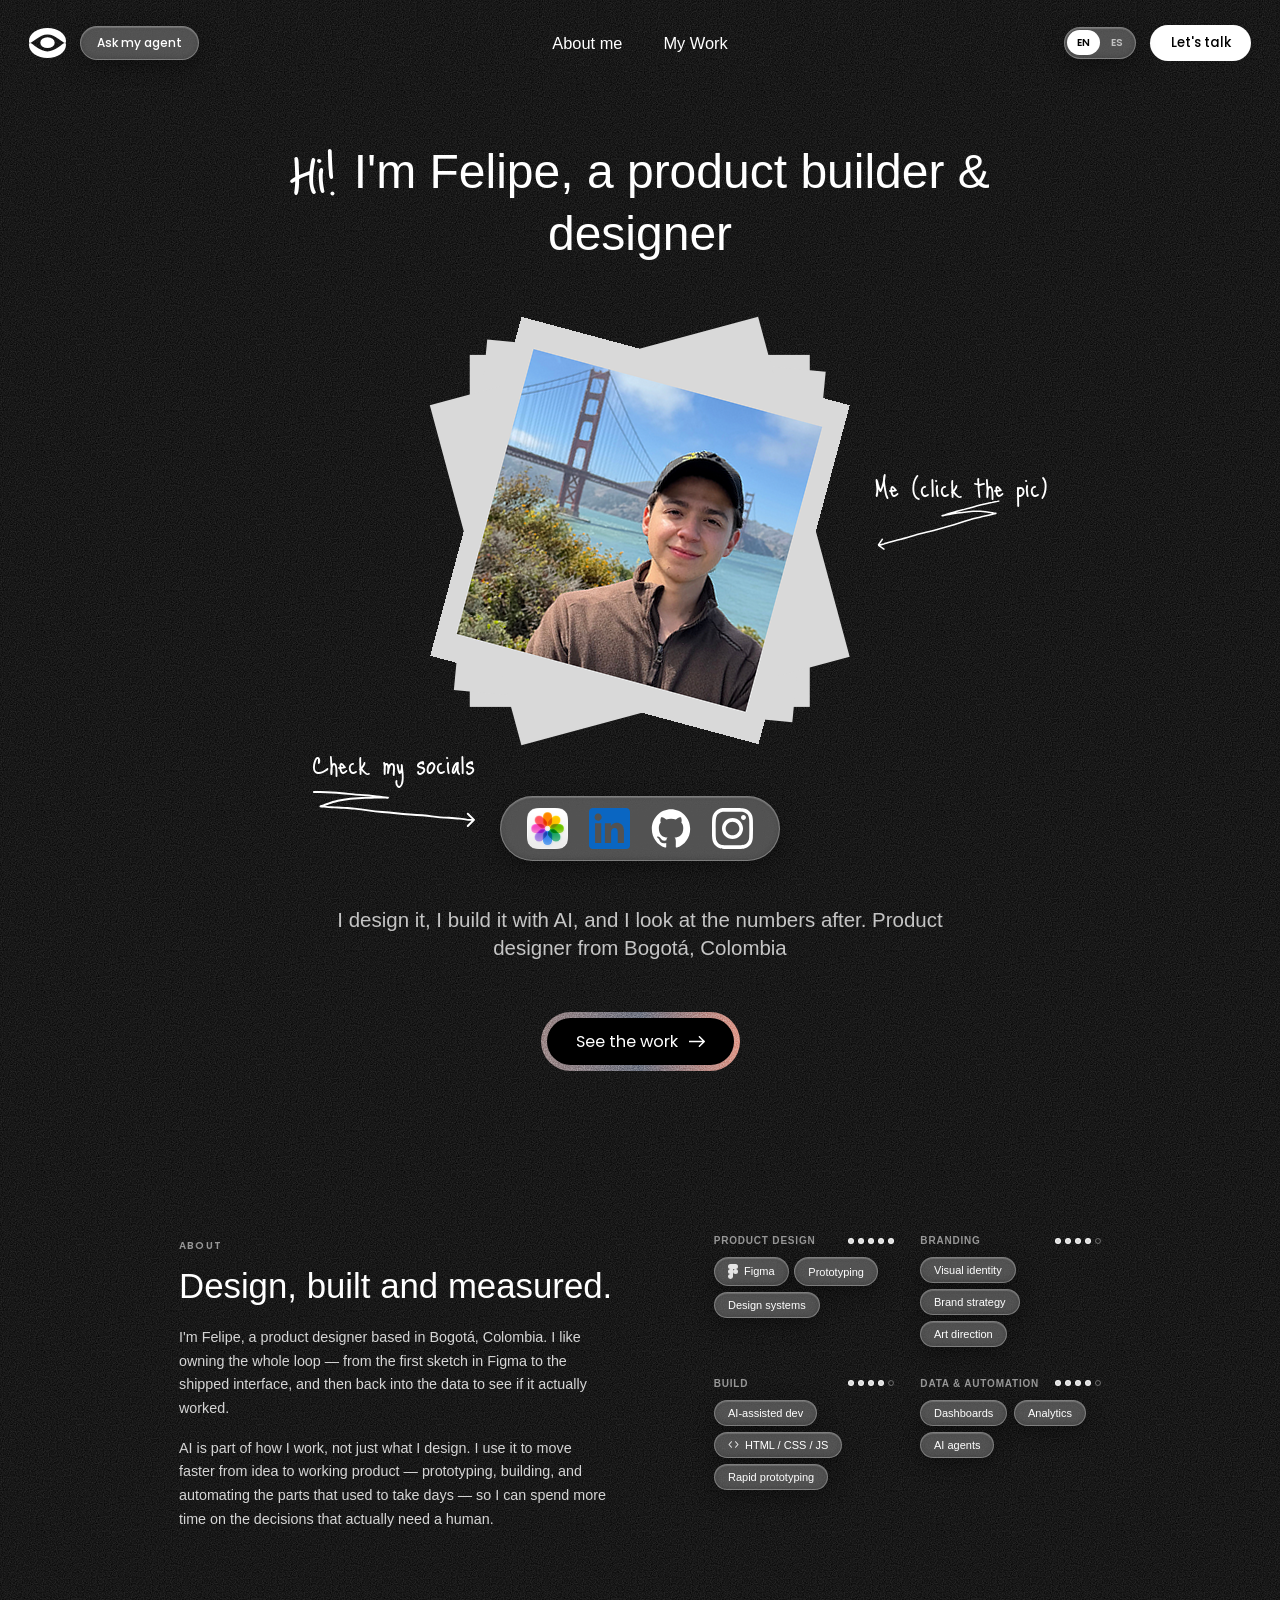
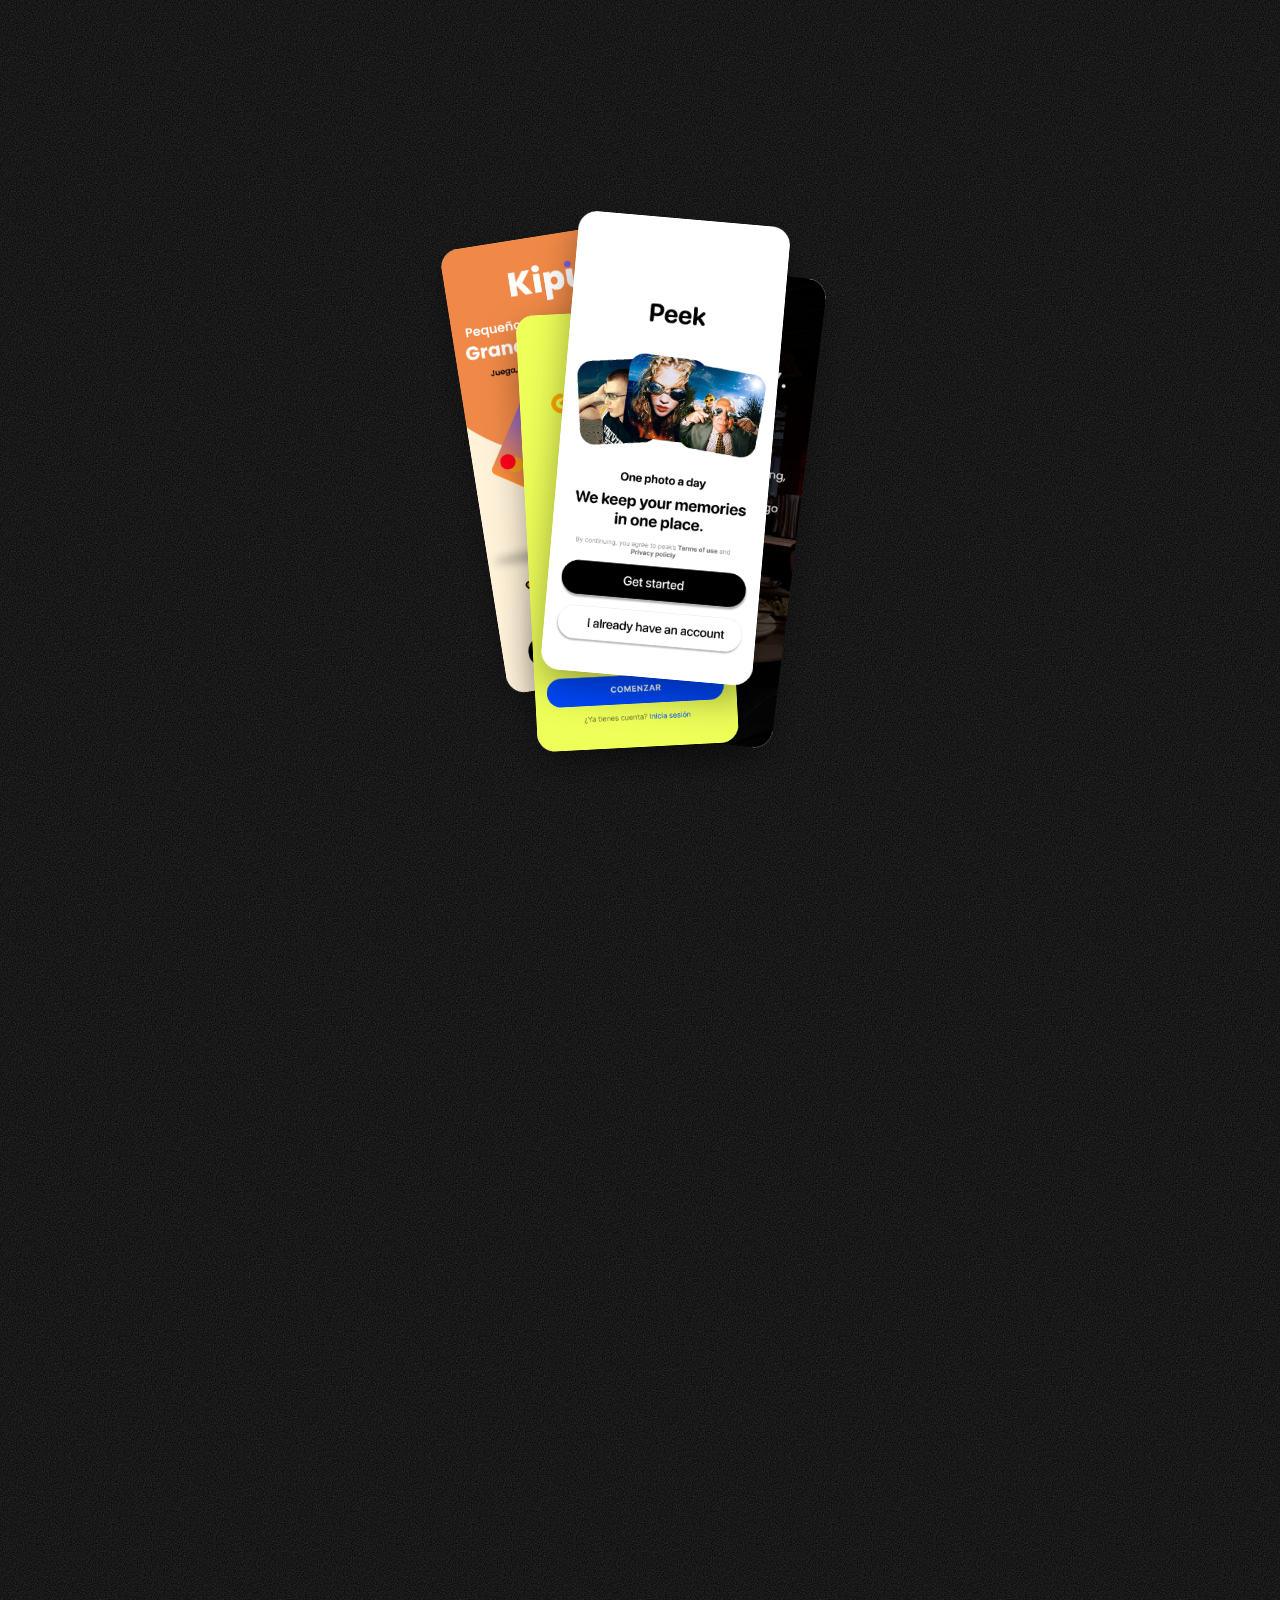
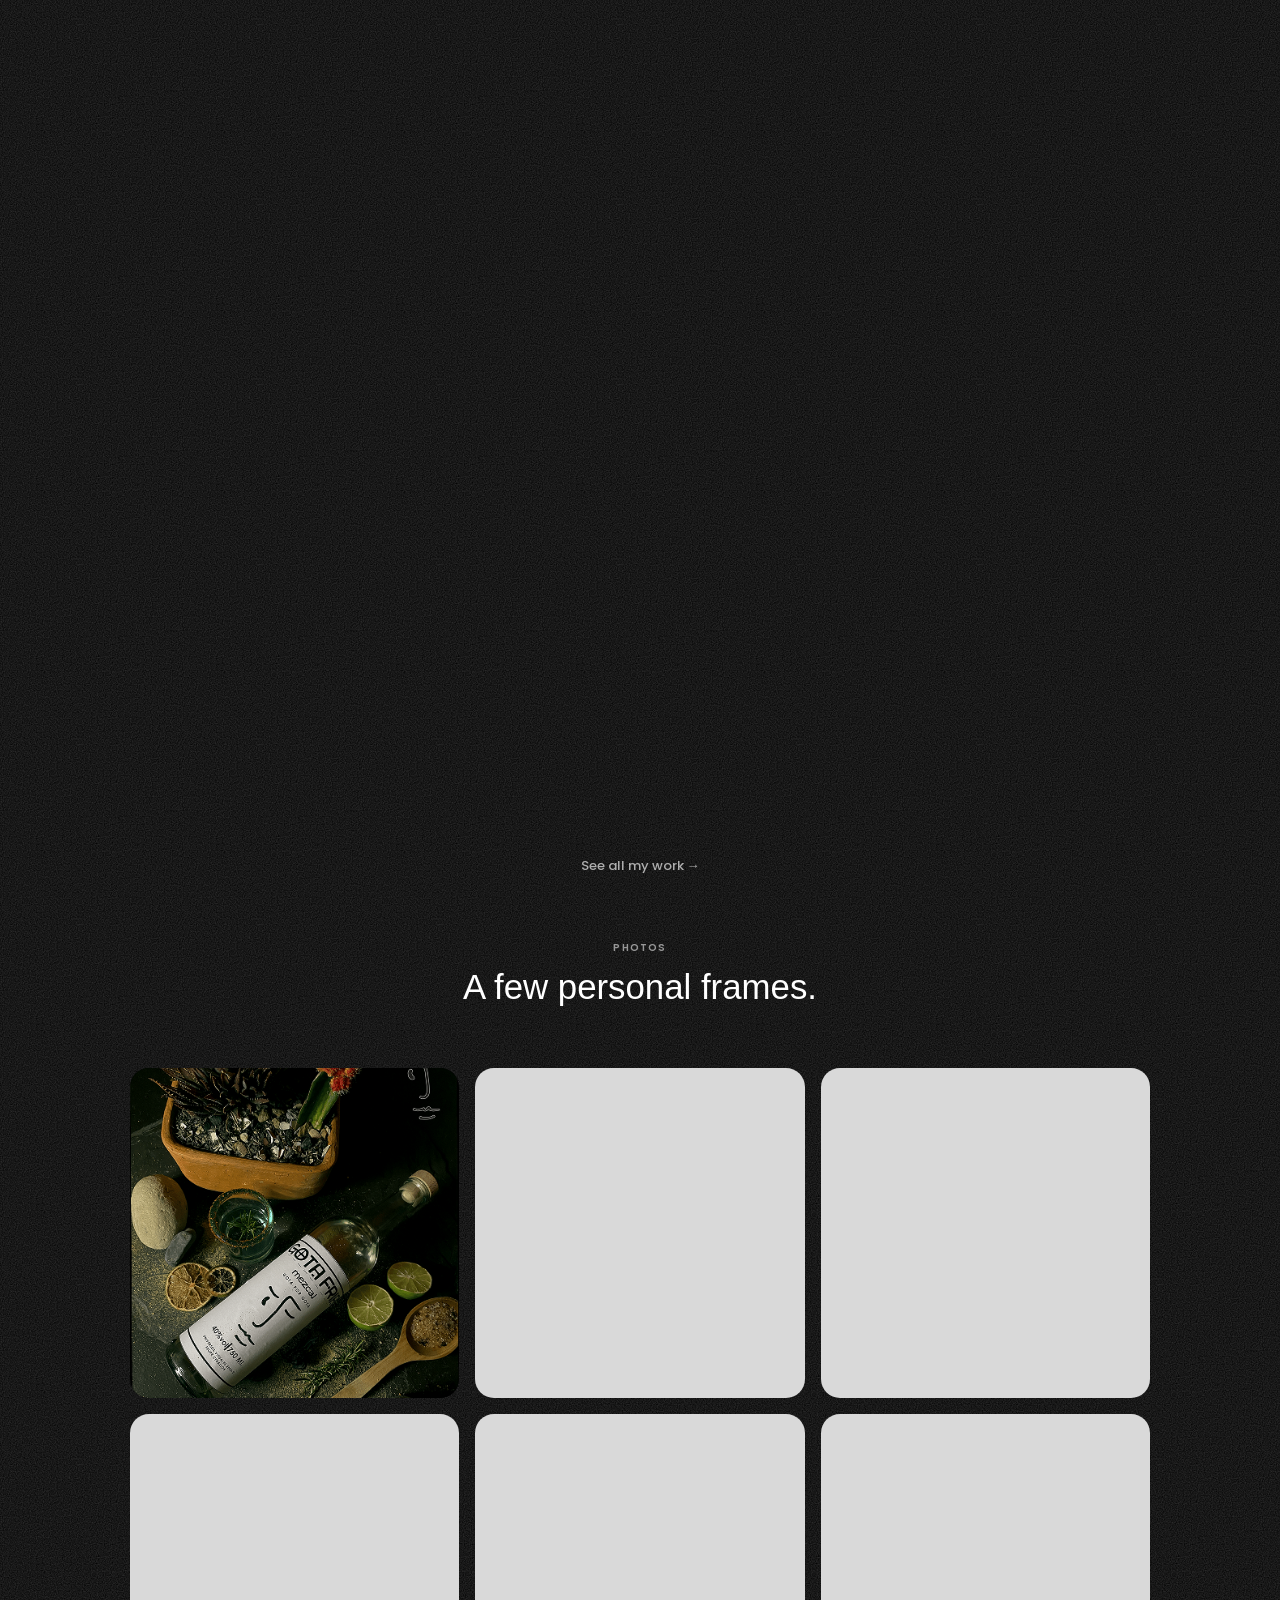
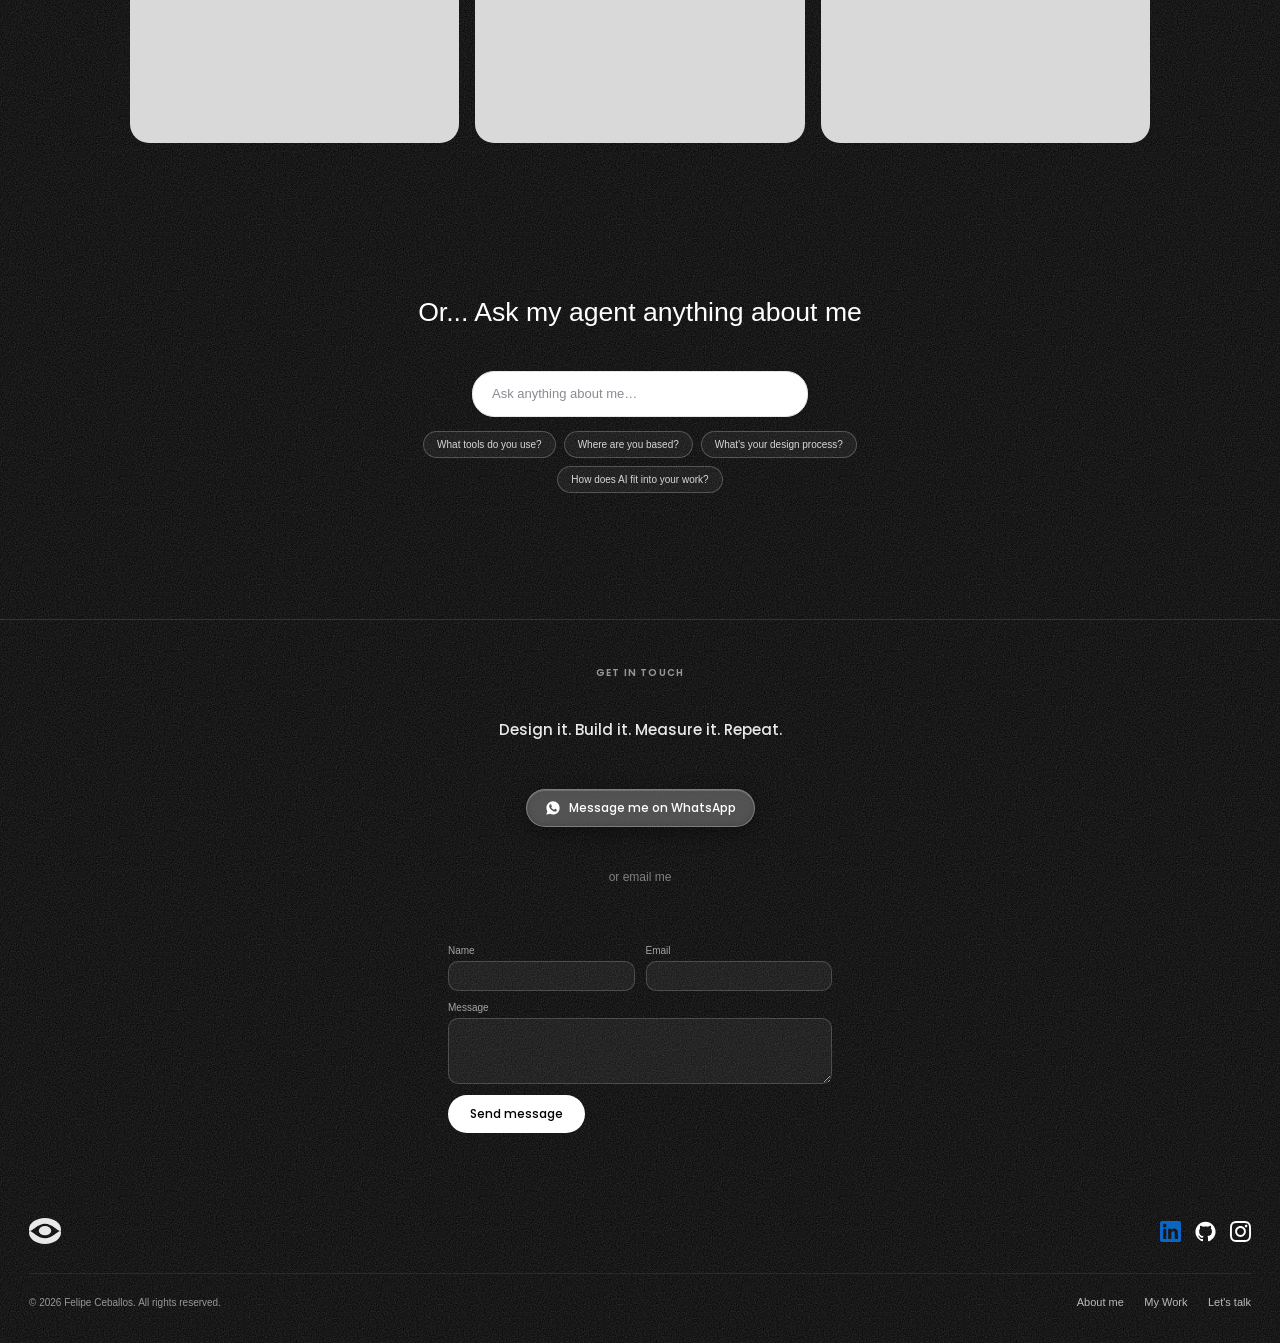
<file: index.html>
<!doctype html>
<html lang="en">
<head>
  <meta charset="UTF-8" />
  <meta name="viewport" content="width=device-width, initial-scale=1.0" />
  <title>Felipe Ceballos — Product Designer</title>
  <meta name="description" content="Felipe Ceballos — Product designer from Bogotá, Colombia. I design it, I build it with AI, and I look at the numbers after." />
  <meta property="og:title" content="Felipe Ceballos — Product Designer" />
  <meta property="og:description" content="I design it, I build it with AI, and I look at the numbers after. Product designer from Bogotá, Colombia." />
  <meta property="og:type" content="website" />
  <meta property="og:image" content="assets/work-card-1.png" />
  <meta name="twitter:card" content="summary_large_image" />
  <link rel="icon" href="assets/favicon.svg" type="image/svg+xml" />
  <link rel="preconnect" href="https://fonts.googleapis.com" />
  <link rel="preconnect" href="https://fonts.gstatic.com" crossorigin />
  <link href="https://fonts.googleapis.com/css2?family=Poppins:wght@400;500&family=Just+Me+Again+Down+Here&display=swap" rel="stylesheet" />
  <link rel="stylesheet" href="styles.css" />
</head>
<body>
  <header class="nav">
    <div class="nav__start">
      <a class="nav__logo brand-logo" href="#top" aria-label="Home">
        <img src="assets/logo.svg" alt="Felipe Ceballos logo" width="56" height="46" />
        <span class="brand-logo__lid" aria-hidden="true"></span>
      </a>
      <a class="nav__agent glass" href="#agent" id="navAgentBtn" data-i18n="nav.agent">Ask my agent</a>
    </div>
    <nav class="nav__links" aria-label="Primary">
      <a href="#about" data-i18n="nav.about">About me</a>
      <a href="work.html" data-i18n="nav.work">My Work</a>
    </nav>
    <div class="nav__end">
      <div class="lang-switch glass" id="langSwitch" role="group" aria-label="Language">
        <button type="button" class="lang-switch__btn is-active" data-lang="en">EN</button>
        <button type="button" class="lang-switch__btn" data-lang="es">ES</button>
        <span class="lang-switch__thumb" aria-hidden="true"></span>
      </div>
      <a class="nav__cta" href="#contact" id="navContactBtn" data-i18n="nav.cta">Let's talk</a>
    </div>
  </header>

  <main id="top">
    <section class="hero">
      <h1 class="hero__title">
        <span class="hero__title-wave" data-i18n="hero.greeting">Hi!</span><span data-i18n="hero.titleRest"> I'm Felipe, a product builder &amp; designer</span>
      </h1>

      <div class="photo-stack" aria-hidden="false" id="photoStack">
        <div class="photo-stack__layer photo-stack__layer--1">
          <div class="photo-stack__bg"></div>
        </div>
        <div class="photo-stack__layer photo-stack__layer--2">
          <div class="photo-stack__bg"></div>
        </div>
        <div class="photo-stack__layer photo-stack__layer--3">
          <div class="photo-stack__bg"></div>
        </div>
        <img
          class="photo-stack__photo photo-stack__photo--desktop"
          src="assets/profile-photo-card-desktop.png"
          width="420"
          height="429"
          alt="Felipe Ceballos"
        />
        <img
          class="photo-stack__photo photo-stack__photo--mobile"
          src="assets/profile-photo-card-mobile.png"
          width="261"
          height="265"
          alt="Felipe Ceballos"
        />

        <div class="photo-reveal" id="photoReveal" aria-hidden="true">
          <div class="photo-reveal__card"></div>
          <div class="photo-reveal__card"></div>
          <div class="photo-reveal__card"></div>
          <div class="photo-reveal__card"></div>
        </div>

        <div class="photo-callout" aria-hidden="true">
          <span class="photo-callout__text" data-i18n="hero.photoCallout">Me (click the pic)</span>
          <img class="photo-callout__arrow" src="assets/arrow-doodle.svg" alt="" />
        </div>
      </div>

      <div class="social-callout">
        <div class="social-callout__note" aria-hidden="true">
          <span class="social-callout__text" data-i18n="social.checkMySocials">Check my socials</span>
          <img class="social-callout__arrow" src="assets/arrow-doodle.svg" alt="" />
        </div>

        <ul class="social-pill glass">
          <li><a href="#photos" aria-label="Photos"><img src="assets/icon-photos.png" alt="" /></a></li>
          <li><a href="https://www.linkedin.com/in/felipe-ceballos-6415481a9/" target="_blank" rel="noopener noreferrer" aria-label="LinkedIn"><img src="assets/icon-linkedin.svg" alt="" /></a></li>
          <li><a href="https://github.com/pipeceballos17-sketch" target="_blank" rel="noopener noreferrer" aria-label="GitHub"><img src="assets/icon-github.svg" alt="" /></a></li>
          <li><a href="https://www.instagram.com/buildwith.felo/" target="_blank" rel="noopener noreferrer" aria-label="Instagram"><img src="assets/icon-instagram.svg" alt="" /></a></li>
        </ul>
      </div>

      <p class="hero__bio" data-i18n="hero.bio">
        I design it, I build it with AI, and I look at the numbers after. Product designer from Bogotá, Colombia
      </p>

      <div class="cta">
        <a class="cta__button" href="#work">
          <span data-i18n="hero.cta">See the work</span>
          <img class="cta__button-arrow" src="assets/arrow-line.svg" alt="" />
        </a>
      </div>
    </section>

    <section id="about" class="about">
      <div class="about__intro" data-reveal="up">
        <span class="about__eyebrow" data-i18n="about.eyebrow">About</span>
        <h2 class="about__heading" data-i18n="about.heading">Design, built and measured.</h2>
        <p class="about__bio" data-i18n="about.bio1">
          I'm Felipe, a product designer based in Bogotá, Colombia. I like owning the whole loop — from the first
          sketch in Figma to the shipped interface, and then back into the data to see if it actually worked.
        </p>
        <p class="about__bio" data-i18n="about.bio2">
          AI is part of how I work, not just what I design. I use it to move faster from idea to working product —
          prototyping, building, and automating the parts that used to take days — so I can spend more time on the
          decisions that actually need a human.
        </p>
      </div>

      <div class="about__skills">
        <div class="about__skill-group" data-reveal="up">
          <div class="about__skill-header">
            <h3 data-i18n="about.group.design">Product design</h3>
            <span class="about__skill-rating" role="img" aria-label="5 out of 5">
              <span class="about__skill-dot is-filled" aria-hidden="true"></span>
              <span class="about__skill-dot is-filled" aria-hidden="true"></span>
              <span class="about__skill-dot is-filled" aria-hidden="true"></span>
              <span class="about__skill-dot is-filled" aria-hidden="true"></span>
              <span class="about__skill-dot is-filled" aria-hidden="true"></span>
            </span>
          </div>
          <ul class="about__tags">
            <li class="glass">
              <svg class="about__tag-icon about__tag-icon--figma" viewBox="0 0 38 57" fill="currentColor" aria-hidden="true">
                <path d="M19 0h-9.5a9.5 9.5 0 0 0 0 19H19V0Z" />
                <path d="M19 0h9.5a9.5 9.5 0 0 1 0 19H19V0Z" />
                <path d="M19 19h-9.5a9.5 9.5 0 0 0 0 19H19V19Z" />
                <circle cx="28.5" cy="28.5" r="9.5" />
                <path d="M19 38H9.5a9.5 9.5 0 1 0 9.5 9.5V38Z" />
              </svg>
              <span data-i18n="about.tag.figma">Figma</span>
            </li>
            <li class="glass" data-i18n="about.tag.prototyping">Prototyping</li>
            <li class="glass" data-i18n="about.tag.designSystems">Design systems</li>
          </ul>
        </div>
        <div class="about__skill-group" data-reveal="up">
          <div class="about__skill-header">
            <h3 data-i18n="about.group.branding">Branding</h3>
            <span class="about__skill-rating" role="img" aria-label="4 out of 5">
              <span class="about__skill-dot is-filled" aria-hidden="true"></span>
              <span class="about__skill-dot is-filled" aria-hidden="true"></span>
              <span class="about__skill-dot is-filled" aria-hidden="true"></span>
              <span class="about__skill-dot is-filled" aria-hidden="true"></span>
              <span class="about__skill-dot" aria-hidden="true"></span>
            </span>
          </div>
          <ul class="about__tags">
            <li class="glass" data-i18n="about.tag.visualIdentity">Visual identity</li>
            <li class="glass" data-i18n="about.tag.brandStrategy">Brand strategy</li>
            <li class="glass" data-i18n="about.tag.artDirection">Art direction</li>
          </ul>
        </div>
        <div class="about__skill-group" data-reveal="up">
          <div class="about__skill-header">
            <h3 data-i18n="about.group.build">Build</h3>
            <span class="about__skill-rating" role="img" aria-label="4 out of 5">
              <span class="about__skill-dot is-filled" aria-hidden="true"></span>
              <span class="about__skill-dot is-filled" aria-hidden="true"></span>
              <span class="about__skill-dot is-filled" aria-hidden="true"></span>
              <span class="about__skill-dot is-filled" aria-hidden="true"></span>
              <span class="about__skill-dot" aria-hidden="true"></span>
            </span>
          </div>
          <ul class="about__tags">
            <li class="glass" data-i18n="about.tag.aiDev">AI-assisted dev</li>
            <li class="glass">
              <svg class="about__tag-icon" viewBox="0 0 16 16" fill="none" stroke="currentColor" stroke-width="1.6" stroke-linecap="round" stroke-linejoin="round" aria-hidden="true">
                <path d="M5 4 1.5 8 5 12" />
                <path d="M11 4l3.5 4-3.5 4" />
              </svg>
              <span>HTML / CSS / JS</span>
            </li>
            <li class="glass" data-i18n="about.tag.rapidPrototyping">Rapid prototyping</li>
          </ul>
        </div>
        <div class="about__skill-group" data-reveal="up">
          <div class="about__skill-header">
            <h3 data-i18n="about.group.data">Data &amp; automation</h3>
            <span class="about__skill-rating" role="img" aria-label="4 out of 5">
              <span class="about__skill-dot is-filled" aria-hidden="true"></span>
              <span class="about__skill-dot is-filled" aria-hidden="true"></span>
              <span class="about__skill-dot is-filled" aria-hidden="true"></span>
              <span class="about__skill-dot is-filled" aria-hidden="true"></span>
              <span class="about__skill-dot" aria-hidden="true"></span>
            </span>
          </div>
          <ul class="about__tags">
            <li class="glass" data-i18n="about.tag.dashboards">Dashboards</li>
            <li class="glass" data-i18n="about.tag.analytics">Analytics</li>
            <li class="glass" data-i18n="about.tag.aiAgents">AI agents</li>
          </ul>
        </div>
      </div>
    </section>

    <section id="work" class="work-stage" data-reveal="fade">
      <div class="work" id="workCards">
        <a class="work__card work__card--photo work__card--phone" href="work-kipu.html">
          <img src="assets/work-card-1.png" alt="Kipu app screen, product design" />
          <div class="work__card-overlay">
            <span class="work__card-overlay__eyebrow" data-i18n="work.card1.eyebrow">Product design + Branding</span>
            <span class="work__card-overlay__title">Kipu</span>
          </div>
        </a>
        <a class="work__card work__card--photo work__card--phone" href="work-comped.html">
          <img src="assets/work-card-2.png" alt="Comped app screen, product design" />
          <div class="work__card-overlay">
            <span class="work__card-overlay__eyebrow" data-i18n="work.card2.eyebrow">Product design</span>
            <span class="work__card-overlay__title">Comped</span>
          </div>
        </a>
        <a class="work__card work__card--photo work__card--phone" href="work-glubuddy.html">
          <img src="assets/work-card-3.png" alt="Glubuddy app screen, brand and mascot design" />
          <div class="work__card-overlay">
            <span class="work__card-overlay__eyebrow" data-i18n="work.card3.eyebrow">Branding</span>
            <span class="work__card-overlay__title">Glubuddy</span>
          </div>
        </a>
        <a class="work__card work__card--photo work__card--phone" href="work-peek.html">
          <img src="assets/work-card-4.png" alt="Peek app screen, product design" />
          <div class="work__card-overlay">
            <span class="work__card-overlay__eyebrow" data-i18n="work.card4.eyebrow">Product design</span>
            <span class="work__card-overlay__title">Peek</span>
          </div>
        </a>
      </div>
    </section>

    <a class="work-see-all" href="work.html" data-i18n="work.seeAll">See all my work →</a>

    <section id="photos" class="photos">
      <div class="photos__intro" data-reveal="up">
        <span class="photos__eyebrow" data-i18n="photos.eyebrow">Photos</span>
        <h2 class="photos__heading" data-i18n="photos.heading">A few personal frames.</h2>
      </div>

      <div class="photos__grid">
        <div class="photos__item" data-reveal="up">
          <img src="assets/photo-gota-fria.png" alt="Gota Fría mezcal product photography" />
        </div>
        <div class="photos__item" data-reveal="up"></div>
        <div class="photos__item" data-reveal="up"></div>
        <div class="photos__item" data-reveal="up"></div>
        <div class="photos__item" data-reveal="up"></div>
        <div class="photos__item" data-reveal="up"></div>
      </div>
    </section>

    <section id="agent" class="agent">
      <p class="agent__heading" data-reveal="up" data-i18n="agent.heading">Or... Ask my agent anything about me</p>

      <div class="agent-chat" id="agentChat" data-reveal="up">
        <input type="file" id="agentChatFile" accept="image/*" multiple hidden />

        <div class="agent-chat__attachments" id="agentChatAttachments" hidden></div>

        <div class="agent-chat__card" id="agentChatCard">
          <button type="button" class="agent-chat__placeholder" id="agentChatPlaceholder" data-i18n="agent.placeholder">
            Ask anything about me…
          </button>

          <textarea
            class="agent-chat__textarea"
            id="agentChatTextarea"
            rows="1"
            placeholder="Ask anything about me…"
            aria-label="Ask my agent anything about Felipe"
            data-i18n-placeholder="agent.placeholder"
          ></textarea>

          <div class="agent-chat__toolbar" id="agentChatToolbar">
            <button type="button" class="agent-chat__pill" id="agentChatEffortBtn">
              <span class="agent-chat__bars" id="agentChatBars" aria-hidden="true"><i></i><i></i><i></i></span>
              <span id="agentChatEffortLabel">Balanced</span>
            </button>

            <button type="button" class="agent-chat__icon-btn agent-chat__attach" id="agentChatAttachBtn" aria-label="Attach an image">
              <svg width="14" height="14" viewBox="0 0 14 14" fill="none" aria-hidden="true"><path d="M7 2.5V11.5M2.5 7H11.5" stroke="currentColor" stroke-width="1.5" stroke-linecap="round" /></svg>
            </button>
          </div>

          <button type="button" class="agent-chat__send" id="agentChatSend" aria-label="Send message">
            <svg width="14" height="14" viewBox="0 0 14 14" fill="none" aria-hidden="true"><path d="M7 12V2M7 2L2.5 6.5M7 2L11.5 6.5" stroke="currentColor" stroke-width="1.75" stroke-linecap="round" stroke-linejoin="round" /></svg>
          </button>
        </div>

        <div class="agent-chat__suggestions" id="agentChatSuggestions">
          <button type="button" class="agent-chat__chip" data-i18n="agent.chip1">What tools do you use?</button>
          <button type="button" class="agent-chat__chip" data-i18n="agent.chip2">Where are you based?</button>
          <button type="button" class="agent-chat__chip" data-i18n="agent.chip3">What's your design process?</button>
          <button type="button" class="agent-chat__chip" data-i18n="agent.chip4">How does AI fit into your work?</button>
        </div>

        <p class="agent-chat__note" id="agentChatNote" role="status" aria-live="polite"></p>
      </div>
    </section>
  </main>

  <footer class="footer" id="contact" data-reveal="fade">
    <span class="footer__eyebrow" data-i18n="footer.eyebrow">Get in touch</span>
    <p class="footer__tagline" data-i18n="footer.tagline">Design it. Build it. Measure it. Repeat.</p>

    <a class="contact-whatsapp glass" href="https://wa.me/573227484159" target="_blank" rel="noopener noreferrer">
      <svg class="contact-whatsapp__icon" viewBox="0 0 24 24" fill="currentColor" aria-hidden="true">
        <path d="M12.04 2C6.58 2 2.13 6.45 2.13 11.91c0 1.75.46 3.48 1.32 4.99L2 22l5.25-1.38a9.9 9.9 0 0 0 4.79 1.22h.01c5.46 0 9.9-4.45 9.9-9.91 0-2.65-1.03-5.14-2.9-7.01A9.82 9.82 0 0 0 12.04 2zm5.77 14.02c-.24.68-1.4 1.32-1.93 1.4-.5.08-1.12.12-1.8-.11-.42-.14-.96-.32-1.65-.62-2.9-1.25-4.79-4.17-4.94-4.36-.14-.2-1.18-1.57-1.18-3 0-1.42.75-2.12 1.02-2.41.27-.28.58-.36.78-.36.2 0 .39 0 .56.01.18.01.42-.07.66.5.24.58.83 2 .9 2.15.07.14.11.31.02.5-.09.18-.14.3-.28.46-.14.16-.29.36-.42.49-.14.14-.28.29-.12.56.16.28.73 1.2 1.56 1.95 1.08.96 1.98 1.26 2.26 1.4.28.14.44.12.6-.07.16-.19.68-.79.86-1.06.18-.28.36-.23.6-.14.24.09 1.53.72 1.79.85.26.13.44.19.5.3.06.11.06.63-.18 1.31z" />
      </svg>
      <span data-i18n="contact.whatsapp">Message me on WhatsApp</span>
    </a>

    <p class="contact-divider" data-i18n="contact.orEmail">or email me</p>

    <form class="contact-form" id="contactForm" novalidate>
      <div class="contact-form__row">
        <label class="contact-form__field">
          <span data-i18n="contact.name">Name</span>
          <input type="text" id="contactName" name="name" autocomplete="name" required />
        </label>
        <label class="contact-form__field">
          <span data-i18n="contact.email">Email</span>
          <input type="email" id="contactEmail" name="email" autocomplete="email" required />
        </label>
      </div>
      <label class="contact-form__field">
        <span data-i18n="contact.message">Message</span>
        <textarea id="contactMessage" name="message" rows="4" required></textarea>
      </label>
      <button type="submit" class="contact-form__submit" data-i18n="contact.submit">Send message</button>
      <p class="contact-form__note" id="contactFormNote" role="status" aria-live="polite"></p>
    </form>

    <div class="footer__top">
      <a class="footer__logo brand-logo" href="#top" aria-label="Home">
        <img src="assets/logo.svg" alt="Felipe Ceballos logo" width="40" height="33" />
        <span class="brand-logo__lid" aria-hidden="true"></span>
      </a>

      <ul class="footer__social">
        <li><a href="https://www.linkedin.com/in/felipe-ceballos-6415481a9/" target="_blank" rel="noopener noreferrer" aria-label="LinkedIn"><img src="assets/icon-linkedin.svg" alt="" /></a></li>
        <li><a href="https://github.com/pipeceballos17-sketch" target="_blank" rel="noopener noreferrer" aria-label="GitHub"><img src="assets/icon-github.svg" alt="" /></a></li>
        <li><a href="https://www.instagram.com/buildwith.felo/" target="_blank" rel="noopener noreferrer" aria-label="Instagram"><img src="assets/icon-instagram.svg" alt="" /></a></li>
      </ul>
    </div>

    <div class="footer__bottom">
      <p class="footer__copy">© <span id="footerYear"></span> Felipe Ceballos. <span data-i18n="footer.rights">All rights reserved.</span></p>

      <nav class="footer__links" aria-label="Footer">
        <a href="#about" data-i18n="nav.about">About me</a>
        <a href="work.html" data-i18n="nav.work">My Work</a>
        <a href="#contact" data-i18n="nav.cta">Let's talk</a>
      </nav>
    </div>
  </footer>

  <script src="i18n.js"></script>
  <script src="script.js"></script>
  <script src="nav-collapse.js"></script>
  <script src="contact-form.js"></script>
  <script src="hero-parallax.js"></script>
  <script src="magnetic-buttons.js"></script>
  <script src="work-stack.js"></script>
  <script src="agent-chat.js"></script>
  <script src="scroll-reveal.js"></script>
  <script src="easter-egg.js"></script>
  <script src="logo-blink.js"></script>
  <script src="photo-stack-reveal.js"></script>
</body>
</html>
</file>
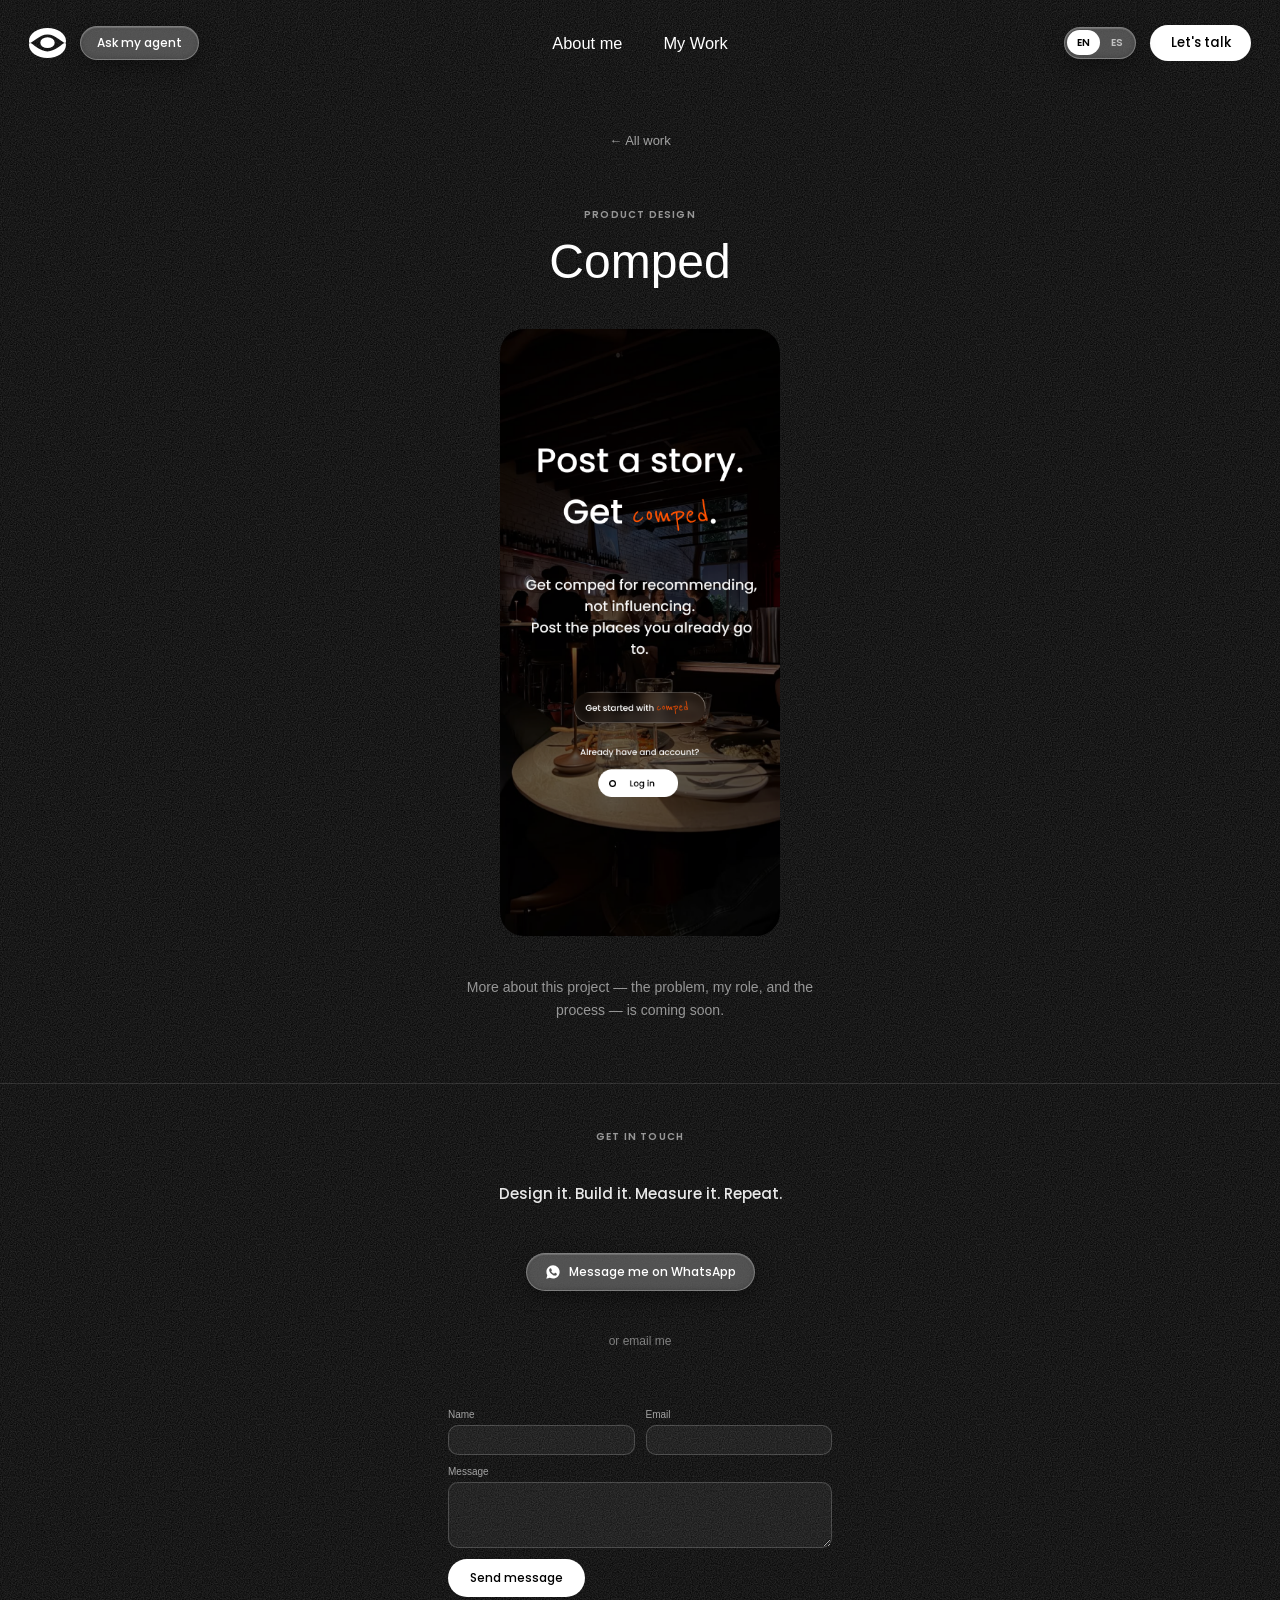
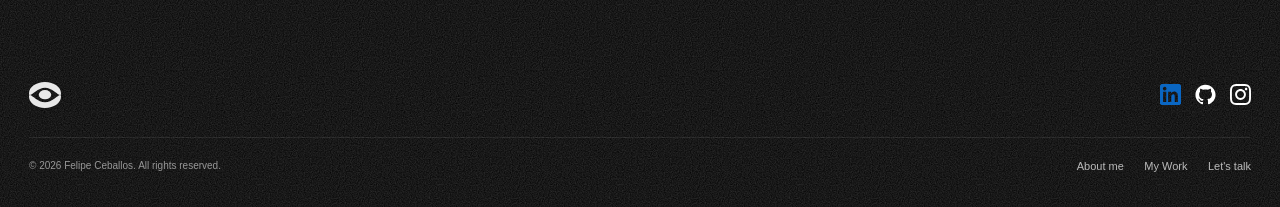
<file: work-comped.html>
<!doctype html>
<html lang="en">
<head>
  <meta charset="UTF-8" />
  <meta name="viewport" content="width=device-width, initial-scale=1.0" />
  <title>Comped — Felipe Ceballos</title>
  <meta name="description" content="Comped — product design, by Felipe Ceballos." />
  <link rel="icon" href="assets/favicon.svg" type="image/svg+xml" />
  <link rel="preconnect" href="https://fonts.googleapis.com" />
  <link rel="preconnect" href="https://fonts.gstatic.com" crossorigin />
  <link href="https://fonts.googleapis.com/css2?family=Poppins:wght@400;500&family=Just+Me+Again+Down+Here&display=swap" rel="stylesheet" />
  <link rel="stylesheet" href="styles.css" />
</head>
<body>
  <header class="nav">
    <div class="nav__start">
      <a class="nav__logo brand-logo" href="index.html" aria-label="Home">
        <img src="assets/logo.svg" alt="Felipe Ceballos logo" width="56" height="46" />
        <span class="brand-logo__lid" aria-hidden="true"></span>
      </a>
      <a class="nav__agent glass" href="index.html#agent" id="navAgentBtn" data-i18n="nav.agent">Ask my agent</a>
    </div>
    <nav class="nav__links" aria-label="Primary">
      <a href="index.html#about" data-i18n="nav.about">About me</a>
      <a href="work.html" data-i18n="nav.work">My Work</a>
    </nav>
    <div class="nav__end">
      <div class="lang-switch glass" id="langSwitch" role="group" aria-label="Language">
        <button type="button" class="lang-switch__btn is-active" data-lang="en">EN</button>
        <button type="button" class="lang-switch__btn" data-lang="es">ES</button>
        <span class="lang-switch__thumb" aria-hidden="true"></span>
      </div>
      <a class="nav__cta" href="#contact" id="navContactBtn" data-i18n="nav.cta">Let's talk</a>
    </div>
  </header>

  <main id="top">
    <section class="work-detail">
      <a class="work-detail__back" href="work.html" data-i18n="workDetail.back">← All work</a>

      <div class="work-detail__intro" data-reveal="up">
        <span class="work-detail__eyebrow" data-i18n="work.card2.eyebrow">Product design</span>
        <h1 class="work-detail__title">Comped</h1>
      </div>

      <img class="work-detail__image" src="assets/work-card-2.png" alt="Comped app screen, product design" data-reveal="up" />

      <p class="work-detail__placeholder" data-i18n="workDetail.placeholder">
        More about this project — the problem, my role, and the process — is coming soon.
      </p>
    </section>
  </main>

  <footer class="footer" id="contact" data-reveal="fade">
    <span class="footer__eyebrow" data-i18n="footer.eyebrow">Get in touch</span>
    <p class="footer__tagline" data-i18n="footer.tagline">Design it. Build it. Measure it. Repeat.</p>

    <a class="contact-whatsapp glass" href="https://wa.me/573227484159" target="_blank" rel="noopener noreferrer">
      <svg class="contact-whatsapp__icon" viewBox="0 0 24 24" fill="currentColor" aria-hidden="true">
        <path d="M12.04 2C6.58 2 2.13 6.45 2.13 11.91c0 1.75.46 3.48 1.32 4.99L2 22l5.25-1.38a9.9 9.9 0 0 0 4.79 1.22h.01c5.46 0 9.9-4.45 9.9-9.91 0-2.65-1.03-5.14-2.9-7.01A9.82 9.82 0 0 0 12.04 2zm5.77 14.02c-.24.68-1.4 1.32-1.93 1.4-.5.08-1.12.12-1.8-.11-.42-.14-.96-.32-1.65-.62-2.9-1.25-4.79-4.17-4.94-4.36-.14-.2-1.18-1.57-1.18-3 0-1.42.75-2.12 1.02-2.41.27-.28.58-.36.78-.36.2 0 .39 0 .56.01.18.01.42-.07.66.5.24.58.83 2 .9 2.15.07.14.11.31.02.5-.09.18-.14.3-.28.46-.14.16-.29.36-.42.49-.14.14-.28.29-.12.56.16.28.73 1.2 1.56 1.95 1.08.96 1.98 1.26 2.26 1.4.28.14.44.12.6-.07.16-.19.68-.79.86-1.06.18-.28.36-.23.6-.14.24.09 1.53.72 1.79.85.26.13.44.19.5.3.06.11.06.63-.18 1.31z" />
      </svg>
      <span data-i18n="contact.whatsapp">Message me on WhatsApp</span>
    </a>

    <p class="contact-divider" data-i18n="contact.orEmail">or email me</p>

    <form class="contact-form" id="contactForm" novalidate>
      <div class="contact-form__row">
        <label class="contact-form__field">
          <span data-i18n="contact.name">Name</span>
          <input type="text" id="contactName" name="name" autocomplete="name" required />
        </label>
        <label class="contact-form__field">
          <span data-i18n="contact.email">Email</span>
          <input type="email" id="contactEmail" name="email" autocomplete="email" required />
        </label>
      </div>
      <label class="contact-form__field">
        <span data-i18n="contact.message">Message</span>
        <textarea id="contactMessage" name="message" rows="4" required></textarea>
      </label>
      <button type="submit" class="contact-form__submit" data-i18n="contact.submit">Send message</button>
      <p class="contact-form__note" id="contactFormNote" role="status" aria-live="polite"></p>
    </form>

    <div class="footer__top">
      <a class="footer__logo brand-logo" href="index.html" aria-label="Home">
        <img src="assets/logo.svg" alt="Felipe Ceballos logo" width="40" height="33" />
        <span class="brand-logo__lid" aria-hidden="true"></span>
      </a>

      <ul class="footer__social">
        <li><a href="https://www.linkedin.com/in/felipe-ceballos-6415481a9/" target="_blank" rel="noopener noreferrer" aria-label="LinkedIn"><img src="assets/icon-linkedin.svg" alt="" /></a></li>
        <li><a href="https://github.com/pipeceballos17-sketch" target="_blank" rel="noopener noreferrer" aria-label="GitHub"><img src="assets/icon-github.svg" alt="" /></a></li>
        <li><a href="https://www.instagram.com/buildwith.felo/" target="_blank" rel="noopener noreferrer" aria-label="Instagram"><img src="assets/icon-instagram.svg" alt="" /></a></li>
      </ul>
    </div>

    <div class="footer__bottom">
      <p class="footer__copy">© <span id="footerYear"></span> Felipe Ceballos. <span data-i18n="footer.rights">All rights reserved.</span></p>

      <nav class="footer__links" aria-label="Footer">
        <a href="index.html#about" data-i18n="nav.about">About me</a>
        <a href="work.html" data-i18n="nav.work">My Work</a>
        <a href="#contact" data-i18n="nav.cta">Let's talk</a>
      </nav>
    </div>
  </footer>

  <script src="i18n.js"></script>
  <script src="script.js"></script>
  <script src="nav-collapse.js"></script>
  <script src="contact-form.js"></script>
  <script src="magnetic-buttons.js"></script>
  <script src="scroll-reveal.js"></script>
  <script src="easter-egg.js"></script>
  <script src="logo-blink.js"></script>
</body>
</html>
</file>
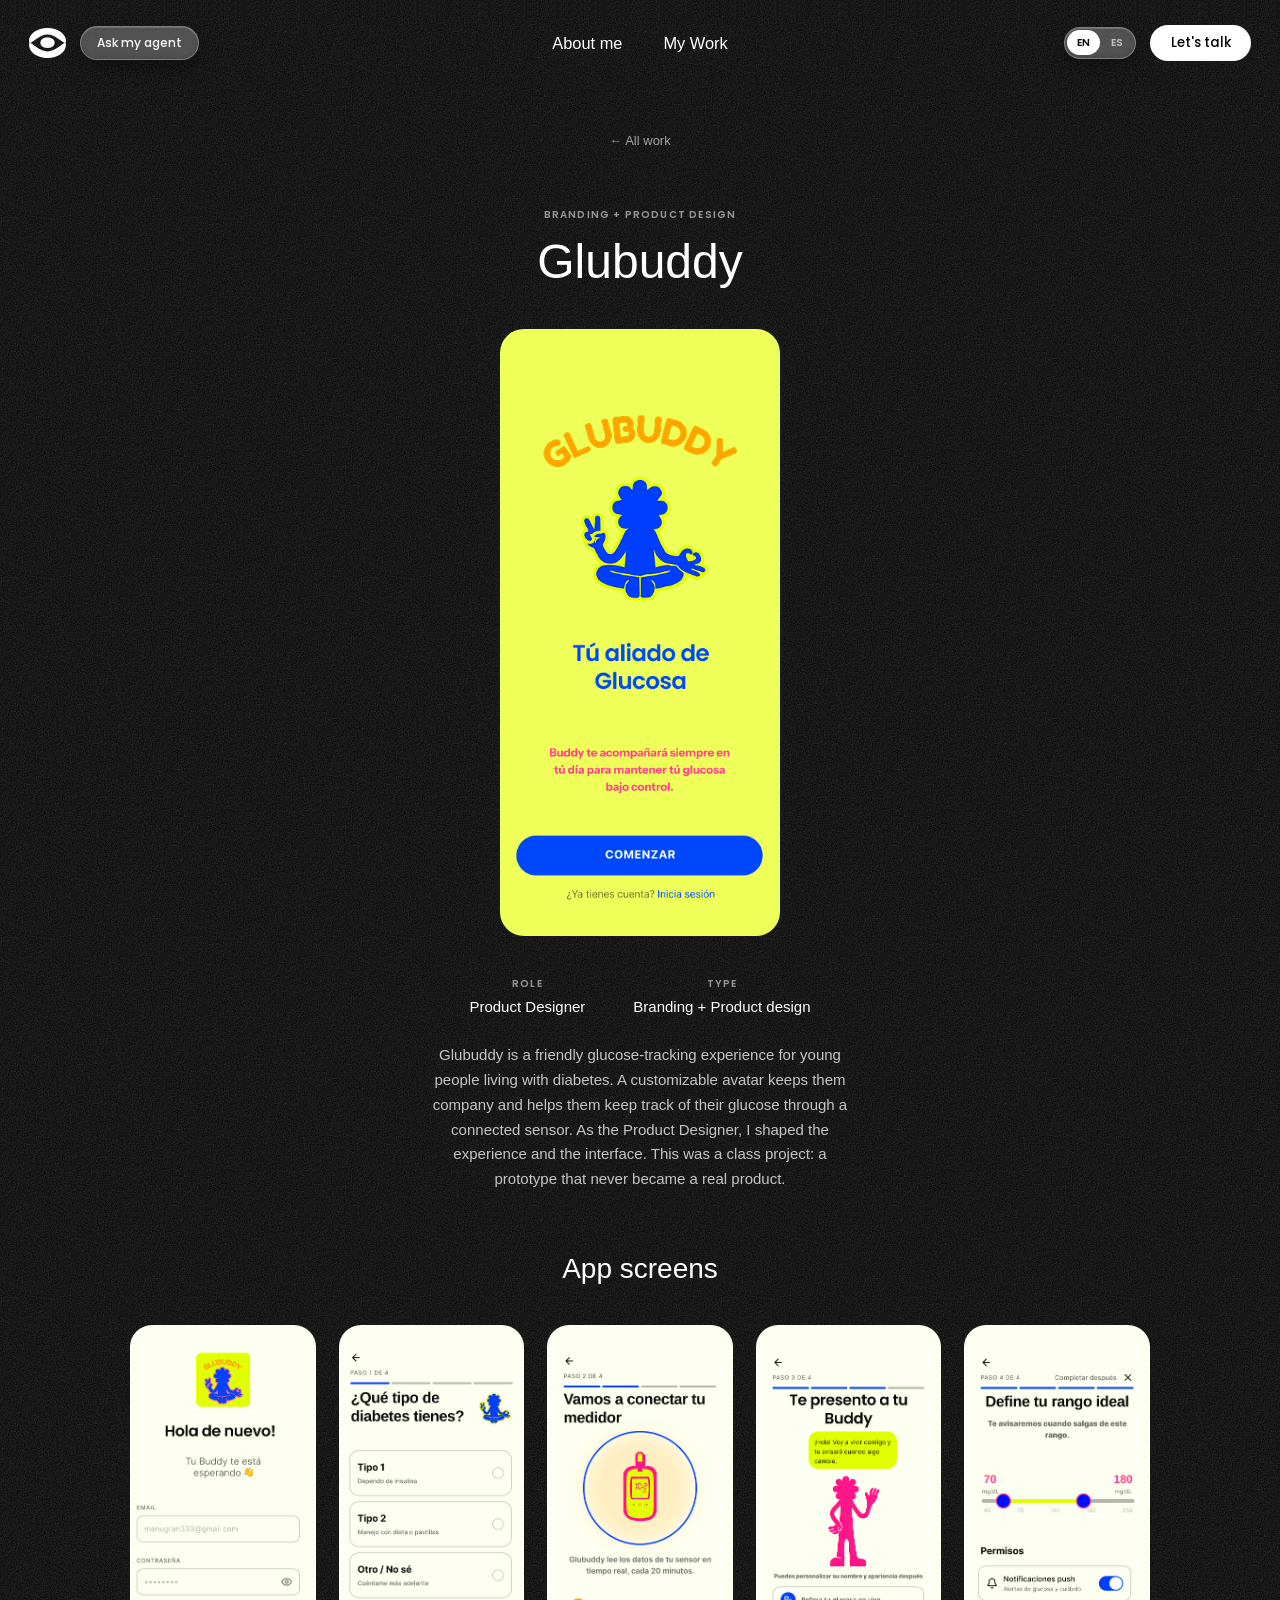
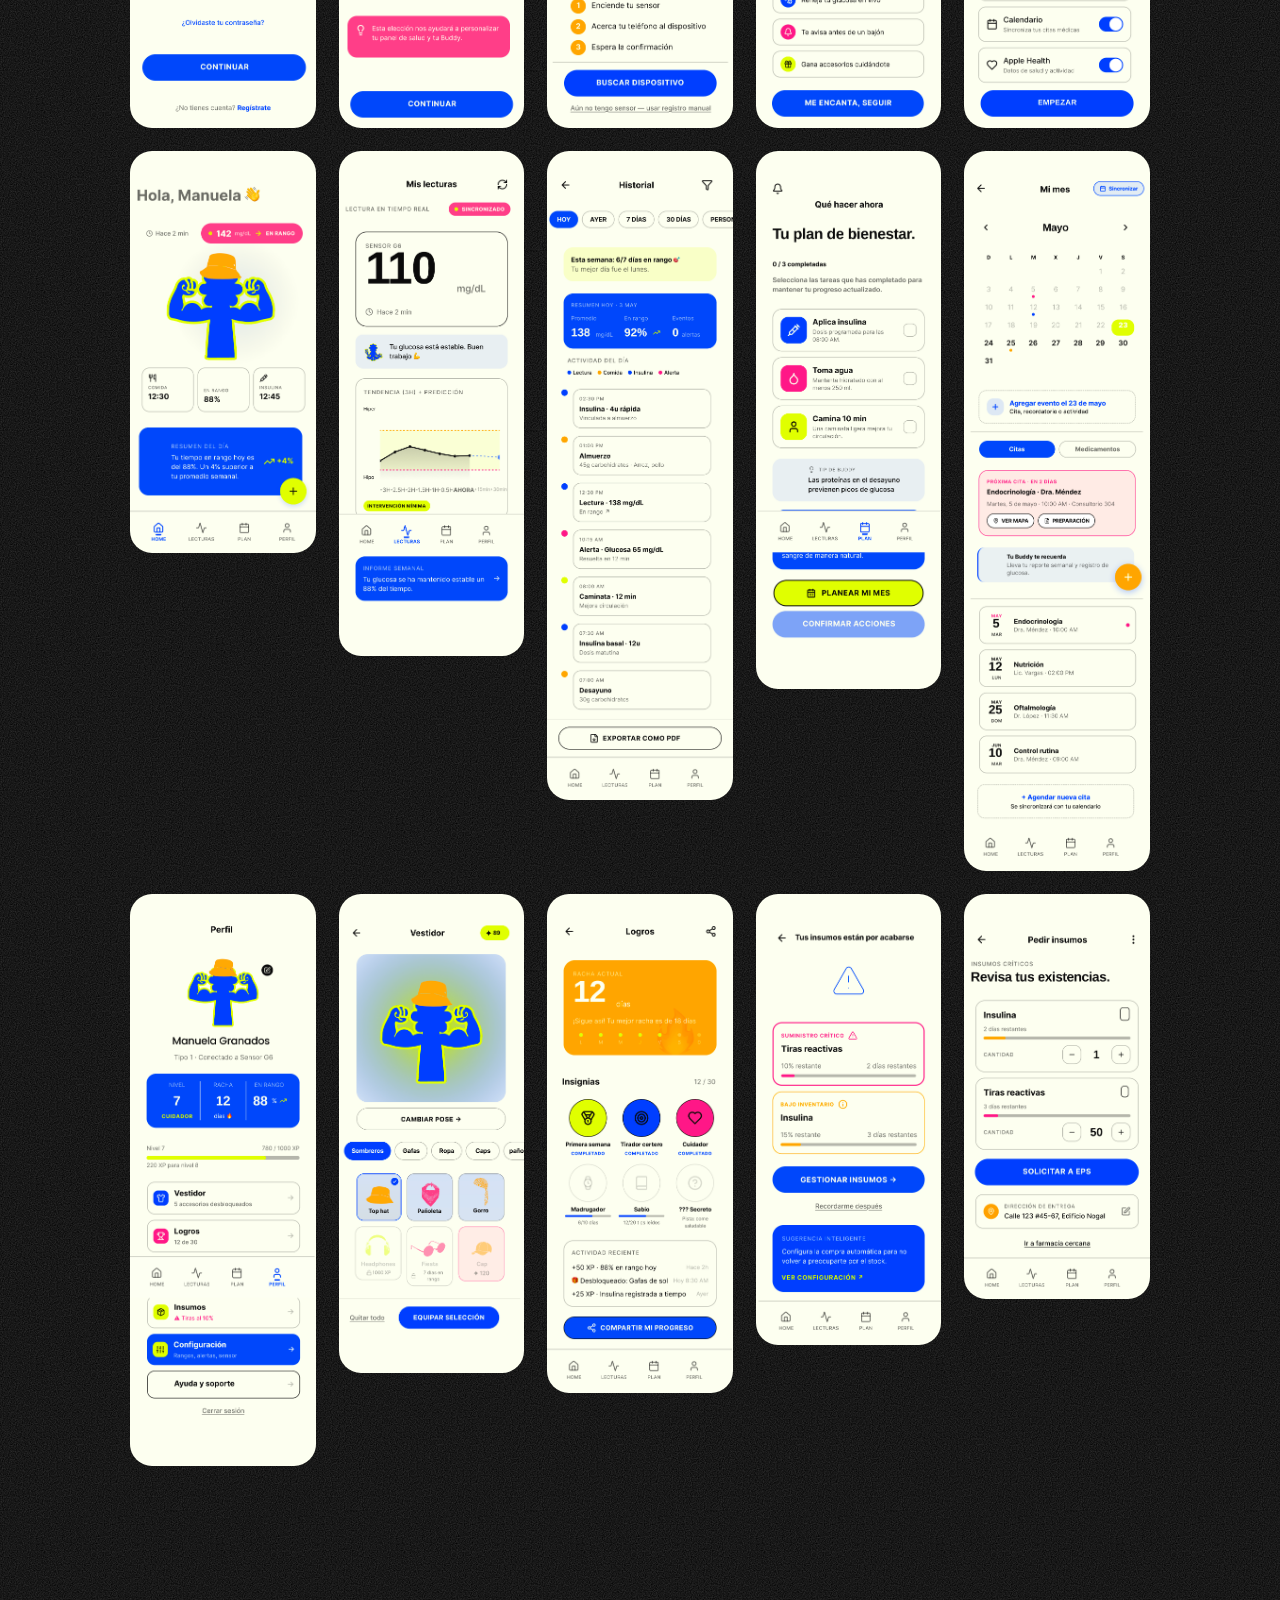
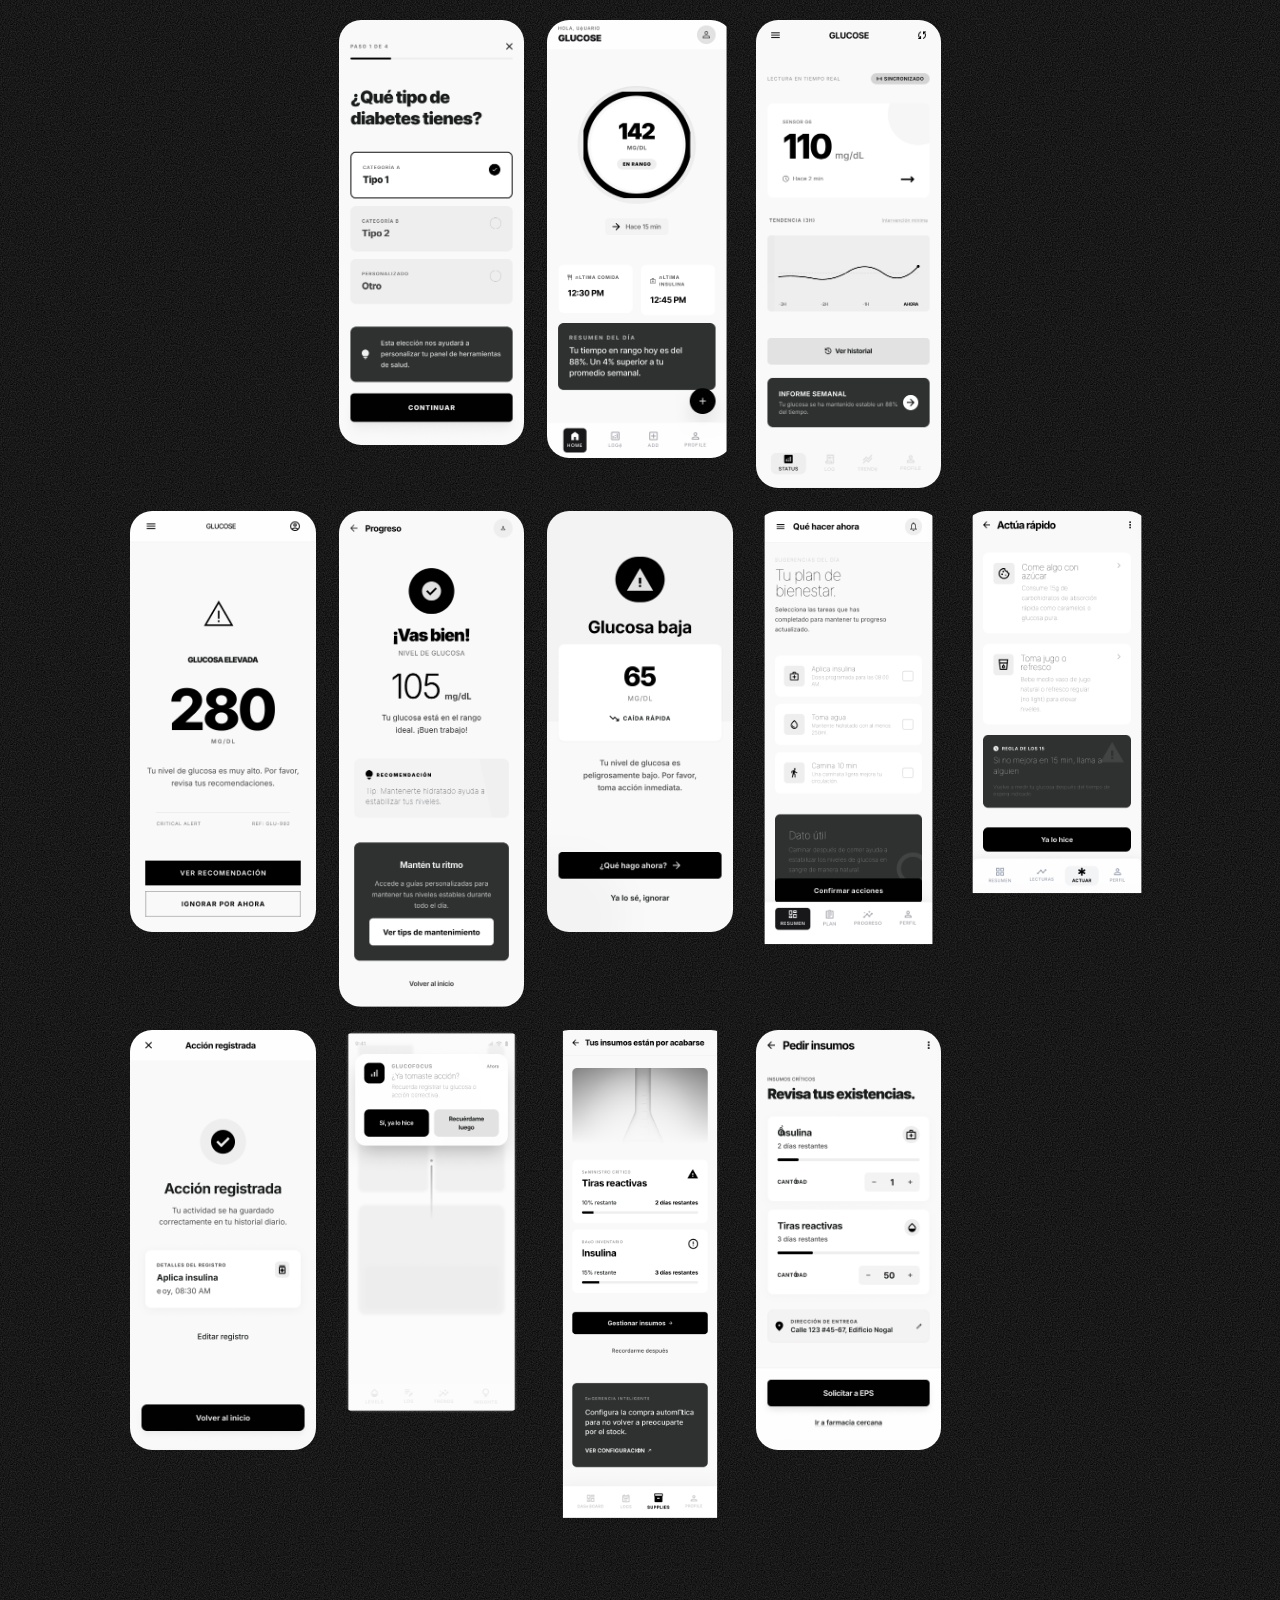
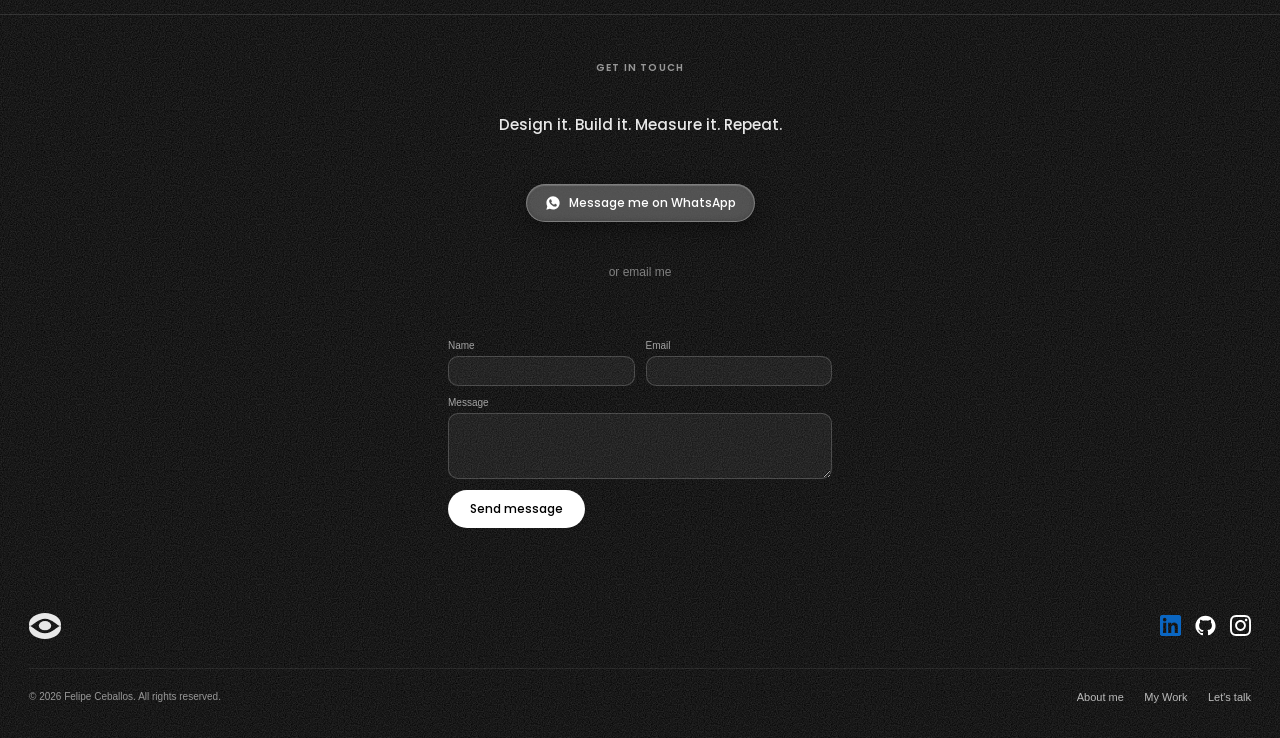
<file: work-glubuddy.html>
<!doctype html>
<html lang="en">
<head>
  <meta charset="UTF-8" />
  <meta name="viewport" content="width=device-width, initial-scale=1.0" />
  <title>Glubuddy — Felipe Ceballos</title>
  <meta name="description" content="Glubuddy — branding, by Felipe Ceballos." />
  <link rel="icon" href="assets/favicon.svg" type="image/svg+xml" />
  <link rel="preconnect" href="https://fonts.googleapis.com" />
  <link rel="preconnect" href="https://fonts.gstatic.com" crossorigin />
  <link href="https://fonts.googleapis.com/css2?family=Poppins:wght@400;500&family=Just+Me+Again+Down+Here&display=swap" rel="stylesheet" />
  <link rel="stylesheet" href="styles.css" />
</head>
<body>
  <header class="nav">
    <div class="nav__start">
      <a class="nav__logo brand-logo" href="index.html" aria-label="Home">
        <img src="assets/logo.svg" alt="Felipe Ceballos logo" width="56" height="46" />
        <span class="brand-logo__lid" aria-hidden="true"></span>
      </a>
      <a class="nav__agent glass" href="index.html#agent" id="navAgentBtn" data-i18n="nav.agent">Ask my agent</a>
    </div>
    <nav class="nav__links" aria-label="Primary">
      <a href="index.html#about" data-i18n="nav.about">About me</a>
      <a href="work.html" data-i18n="nav.work">My Work</a>
    </nav>
    <div class="nav__end">
      <div class="lang-switch glass" id="langSwitch" role="group" aria-label="Language">
        <button type="button" class="lang-switch__btn is-active" data-lang="en">EN</button>
        <button type="button" class="lang-switch__btn" data-lang="es">ES</button>
        <span class="lang-switch__thumb" aria-hidden="true"></span>
      </div>
      <a class="nav__cta" href="#contact" id="navContactBtn" data-i18n="nav.cta">Let's talk</a>
    </div>
  </header>

  <main id="top">
    <section class="work-detail">
      <a class="work-detail__back" href="work.html" data-i18n="workDetail.back">← All work</a>

      <div class="work-detail__intro" data-reveal="up">
        <span class="work-detail__eyebrow" data-i18n="work.card3.eyebrow">Branding + Product design</span>
        <h1 class="work-detail__title">Glubuddy</h1>
      </div>

      <img class="work-detail__image" src="assets/work-card-3.png" alt="Glubuddy app screen, brand and mascot design" data-reveal="up" />

      <ul class="work-detail__meta" data-reveal="up">
        <li><span data-i18n="workDetail.roleLabel">Role</span><strong data-i18n="workDetail.glubuddy.role">Product Designer</strong></li>
        <li><span data-i18n="workDetail.typeLabel">Type</span><strong data-i18n="workDetail.glubuddy.type">Branding + Product design</strong></li>
      </ul>

      <p class="work-detail__summary" data-reveal="up" data-i18n="workDetail.glubuddy.summary">
        Glubuddy is a friendly glucose-tracking experience for young people living with diabetes. A customizable avatar keeps them company and helps them keep track of their glucose through a connected sensor. As the Product Designer, I shaped the experience and the interface. This was a class project: a prototype that never became a real product.
      </p>
    </section>

    <section class="work-screens" aria-label="Glubuddy app screens">
      <h2 class="work-screens__title" data-reveal="up" data-i18n="workDetail.screens">App screens</h2>
      <div class="work-screens__grid">
        <figure class="screen" tabindex="0" data-reveal="up">
          <img src="assets/glubuddy-login.png" alt="Glubuddy login screen, welcome back" width="393" height="852" loading="lazy" />
          <figcaption><strong data-i18n="gs.login.t">Login</strong><span data-i18n="gs.login.d">A friendly welcome back, with the Buddy waiting for you.</span></figcaption>
        </figure>
        <figure class="screen" tabindex="0" data-reveal="up">
          <img src="assets/glubuddy-onboarding-tipo.png" alt="Glubuddy onboarding step 1, diabetes type" width="393" height="852" loading="lazy" />
          <figcaption><strong data-i18n="gs.tipo.t">Diabetes type</strong><span data-i18n="gs.tipo.d">First onboarding step: personalizes the health panel and the Buddy.</span></figcaption>
        </figure>
        <figure class="screen" tabindex="0" data-reveal="up">
          <img src="assets/glubuddy-onboarding-medidor.png" alt="Glubuddy onboarding step 2, connect the glucose meter" width="393" height="852" loading="lazy" />
          <figcaption><strong data-i18n="gs.medidor.t">Connect your meter</strong><span data-i18n="gs.medidor.d">Pairs the glucose sensor in three steps, or lets you log manually.</span></figcaption>
        </figure>
        <figure class="screen" tabindex="0" data-reveal="up">
          <img src="assets/glubuddy-onboarding-buddy.png" alt="Glubuddy onboarding step 3, meet your Buddy" width="393" height="852" loading="lazy" />
          <figcaption><strong data-i18n="gs.buddy.t">Meet your Buddy</strong><span data-i18n="gs.buddy.d">Introduces the avatar that reflects your glucose and can be customized later.</span></figcaption>
        </figure>
        <figure class="screen" tabindex="0" data-reveal="up">
          <img src="assets/glubuddy-onboarding-rango.png" alt="Glubuddy onboarding step 4, ideal glucose range and permissions" width="393" height="852" loading="lazy" />
          <figcaption><strong data-i18n="gs.rango.t">Ideal range</strong><span data-i18n="gs.rango.d">Sets the glucose range for alerts and asks for notification, calendar and health permissions.</span></figcaption>
        </figure>
        <figure class="screen" tabindex="0" data-reveal="up">
          <img src="assets/glubuddy-home.png" alt="Glubuddy home with the avatar and current glucose" width="393" height="852" loading="lazy" />
          <figcaption><strong data-i18n="gs.home.t">Home</strong><span data-i18n="gs.home.d">The avatar and the current reading at a glance, plus last meal, time in range and insulin.</span></figcaption>
        </figure>
        <figure class="screen" tabindex="0" data-reveal="up">
          <img src="assets/glubuddy-analiticas.png" alt="Glubuddy readings with real-time sensor data and trend" width="393" height="1071" loading="lazy" />
          <figcaption><strong data-i18n="gs.lecturas.t">Readings</strong><span data-i18n="gs.lecturas.d">Real-time sensor data with a 3-hour trend and prediction.</span></figcaption>
        </figure>
        <figure class="screen" tabindex="0" data-reveal="up">
          <img src="assets/glubuddy-historial.png" alt="Glubuddy history of readings, meals and insulin" width="393" height="1375" loading="lazy" />
          <figcaption><strong data-i18n="gs.historial.t">History</strong><span data-i18n="gs.historial.d">A daily timeline of readings, meals, insulin and alerts, exportable as PDF.</span></figcaption>
        </figure>
        <figure class="screen" tabindex="0" data-reveal="up">
          <img src="assets/glubuddy-plan.png" alt="Glubuddy wellness plan with daily tasks" width="393" height="1139" loading="lazy" />
          <figcaption><strong data-i18n="gs.plan.t">Wellness plan</strong><span data-i18n="gs.plan.d">Daily tasks to check off, with tips from the Buddy.</span></figcaption>
        </figure>
        <figure class="screen" tabindex="0" data-reveal="up">
          <img src="assets/glubuddy-calendario.png" alt="Glubuddy calendar with appointments" width="393" height="1526" loading="lazy" />
          <figcaption><strong data-i18n="gs.calendario.t">Calendar</strong><span data-i18n="gs.calendario.d">Medical appointments and reminders in one monthly view.</span></figcaption>
        </figure>
        <figure class="screen" tabindex="0" data-reveal="up">
          <img src="assets/glubuddy-perfil.png" alt="Glubuddy profile with level, streak and settings" width="393" height="1210" loading="lazy" />
          <figcaption><strong data-i18n="gs.perfil.t">Profile</strong><span data-i18n="gs.perfil.d">Level, streak and time in range, with shortcuts to wardrobe, achievements and supplies.</span></figcaption>
        </figure>
        <figure class="screen" tabindex="0" data-reveal="up">
          <img src="assets/glubuddy-vestidor.png" alt="Glubuddy wardrobe screen to dress the mascot" width="401" height="1035" loading="lazy" />
          <figcaption><strong data-i18n="gs.vestidor.t">Wardrobe</strong><span data-i18n="gs.vestidor.d">Unlock and equip accessories to customize your avatar.</span></figcaption>
        </figure>
        <figure class="screen" tabindex="0" data-reveal="up">
          <img src="assets/glubuddy-logros.png" alt="Glubuddy achievements and badges" width="393" height="1056" loading="lazy" />
          <figcaption><strong data-i18n="gs.logros.t">Achievements</strong><span data-i18n="gs.logros.d">Streaks, badges and XP that reward consistent care.</span></figcaption>
        </figure>
        <figure class="screen" tabindex="0" data-reveal="up">
          <img src="assets/glubuddy-insumos.png" alt="Glubuddy supplies running low" width="393" height="954" loading="lazy" />
          <figcaption><strong data-i18n="gs.insumos.t">Supplies</strong><span data-i18n="gs.insumos.d">Alerts when test strips or insulin are running low.</span></figcaption>
        </figure>
        <figure class="screen" tabindex="0" data-reveal="up">
          <img src="assets/glubuddy-pedir-insumos.png" alt="Glubuddy request supplies" width="393" height="858" loading="lazy" />
          <figcaption><strong data-i18n="gs.pedir.t">Request supplies</strong><span data-i18n="gs.pedir.d">Review stock, set quantities and request them from the health insurer (EPS).</span></figcaption>
        </figure>
      </div>
    </section>

    <section class="work-screens" aria-label="Glubuddy wireframes">
      <h2 class="work-screens__title" data-reveal="up" data-i18n="workDetail.wireframes">Wireframes</h2>
      <div class="work-screens__grid">
        <img src="assets/wf-01.png" alt="Glubuddy wireframe: login" width="390" height="884" loading="lazy" data-reveal="up" />
        <img src="assets/wf-02.png" alt="Glubuddy wireframe: diabetes type selection" width="390" height="895" loading="lazy" data-reveal="up" />
        <img src="assets/wf-03.png" alt="Glubuddy wireframe: home with glucose reading" width="404" height="954" loading="lazy" data-reveal="up" />
        <img src="assets/wf-04.png" alt="Glubuddy wireframe: real-time sensor status" width="390" height="985" loading="lazy" data-reveal="up" />
        <img src="assets/wf-05.png" alt="Glubuddy wireframe: log glucose" width="470" height="932" loading="lazy" data-reveal="up" />
        <img src="assets/wf-06.png" alt="Glubuddy wireframe: high glucose alert" width="390" height="884" loading="lazy" data-reveal="up" />
        <img src="assets/wf-07.png" alt="Glubuddy wireframe: progress, in range" width="390" height="1041" loading="lazy" data-reveal="up" />
        <img src="assets/wf-08.png" alt="Glubuddy wireframe: low glucose alert" width="390" height="884" loading="lazy" data-reveal="up" />
        <img src="assets/wf-09.png" alt="Glubuddy wireframe: wellness plan" width="430" height="1018" loading="lazy" data-reveal="up" />
        <img src="assets/wf-10.png" alt="Glubuddy wireframe: act fast" width="430" height="900" loading="lazy" data-reveal="up" />
        <img src="assets/wf-11.png" alt="Glubuddy wireframe: action logged" width="390" height="884" loading="lazy" data-reveal="up" />
        <img src="assets/wf-12.png" alt="Glubuddy wireframe: reminder notification" width="434" height="900" loading="lazy" data-reveal="up" />
        <img src="assets/wf-13.png" alt="Glubuddy wireframe: supplies running low" width="470" height="1272" loading="lazy" data-reveal="up" />
        <img src="assets/wf-14.png" alt="Glubuddy wireframe: request supplies" width="390" height="884" loading="lazy" data-reveal="up" />
      </div>
    </section>
  </main>

  <footer class="footer" id="contact" data-reveal="fade">
    <span class="footer__eyebrow" data-i18n="footer.eyebrow">Get in touch</span>
    <p class="footer__tagline" data-i18n="footer.tagline">Design it. Build it. Measure it. Repeat.</p>

    <a class="contact-whatsapp glass" href="https://wa.me/573227484159" target="_blank" rel="noopener noreferrer">
      <svg class="contact-whatsapp__icon" viewBox="0 0 24 24" fill="currentColor" aria-hidden="true">
        <path d="M12.04 2C6.58 2 2.13 6.45 2.13 11.91c0 1.75.46 3.48 1.32 4.99L2 22l5.25-1.38a9.9 9.9 0 0 0 4.79 1.22h.01c5.46 0 9.9-4.45 9.9-9.91 0-2.65-1.03-5.14-2.9-7.01A9.82 9.82 0 0 0 12.04 2zm5.77 14.02c-.24.68-1.4 1.32-1.93 1.4-.5.08-1.12.12-1.8-.11-.42-.14-.96-.32-1.65-.62-2.9-1.25-4.79-4.17-4.94-4.36-.14-.2-1.18-1.57-1.18-3 0-1.42.75-2.12 1.02-2.41.27-.28.58-.36.78-.36.2 0 .39 0 .56.01.18.01.42-.07.66.5.24.58.83 2 .9 2.15.07.14.11.31.02.5-.09.18-.14.3-.28.46-.14.16-.29.36-.42.49-.14.14-.28.29-.12.56.16.28.73 1.2 1.56 1.95 1.08.96 1.98 1.26 2.26 1.4.28.14.44.12.6-.07.16-.19.68-.79.86-1.06.18-.28.36-.23.6-.14.24.09 1.53.72 1.79.85.26.13.44.19.5.3.06.11.06.63-.18 1.31z" />
      </svg>
      <span data-i18n="contact.whatsapp">Message me on WhatsApp</span>
    </a>

    <p class="contact-divider" data-i18n="contact.orEmail">or email me</p>

    <form class="contact-form" id="contactForm" novalidate>
      <div class="contact-form__row">
        <label class="contact-form__field">
          <span data-i18n="contact.name">Name</span>
          <input type="text" id="contactName" name="name" autocomplete="name" required />
        </label>
        <label class="contact-form__field">
          <span data-i18n="contact.email">Email</span>
          <input type="email" id="contactEmail" name="email" autocomplete="email" required />
        </label>
      </div>
      <label class="contact-form__field">
        <span data-i18n="contact.message">Message</span>
        <textarea id="contactMessage" name="message" rows="4" required></textarea>
      </label>
      <button type="submit" class="contact-form__submit" data-i18n="contact.submit">Send message</button>
      <p class="contact-form__note" id="contactFormNote" role="status" aria-live="polite"></p>
    </form>

    <div class="footer__top">
      <a class="footer__logo brand-logo" href="index.html" aria-label="Home">
        <img src="assets/logo.svg" alt="Felipe Ceballos logo" width="40" height="33" />
        <span class="brand-logo__lid" aria-hidden="true"></span>
      </a>

      <ul class="footer__social">
        <li><a href="https://www.linkedin.com/in/felipe-ceballos-6415481a9/" target="_blank" rel="noopener noreferrer" aria-label="LinkedIn"><img src="assets/icon-linkedin.svg" alt="" /></a></li>
        <li><a href="https://github.com/pipeceballos17-sketch" target="_blank" rel="noopener noreferrer" aria-label="GitHub"><img src="assets/icon-github.svg" alt="" /></a></li>
        <li><a href="https://www.instagram.com/buildwith.felo/" target="_blank" rel="noopener noreferrer" aria-label="Instagram"><img src="assets/icon-instagram.svg" alt="" /></a></li>
      </ul>
    </div>

    <div class="footer__bottom">
      <p class="footer__copy">© <span id="footerYear"></span> Felipe Ceballos. <span data-i18n="footer.rights">All rights reserved.</span></p>

      <nav class="footer__links" aria-label="Footer">
        <a href="index.html#about" data-i18n="nav.about">About me</a>
        <a href="work.html" data-i18n="nav.work">My Work</a>
        <a href="#contact" data-i18n="nav.cta">Let's talk</a>
      </nav>
    </div>
  </footer>

  <script src="i18n.js"></script>
  <script src="script.js"></script>
  <script src="nav-collapse.js"></script>
  <script src="contact-form.js"></script>
  <script src="magnetic-buttons.js"></script>
  <script src="scroll-reveal.js"></script>
  <script src="easter-egg.js"></script>
  <script src="logo-blink.js"></script>
</body>
</html>
</file>
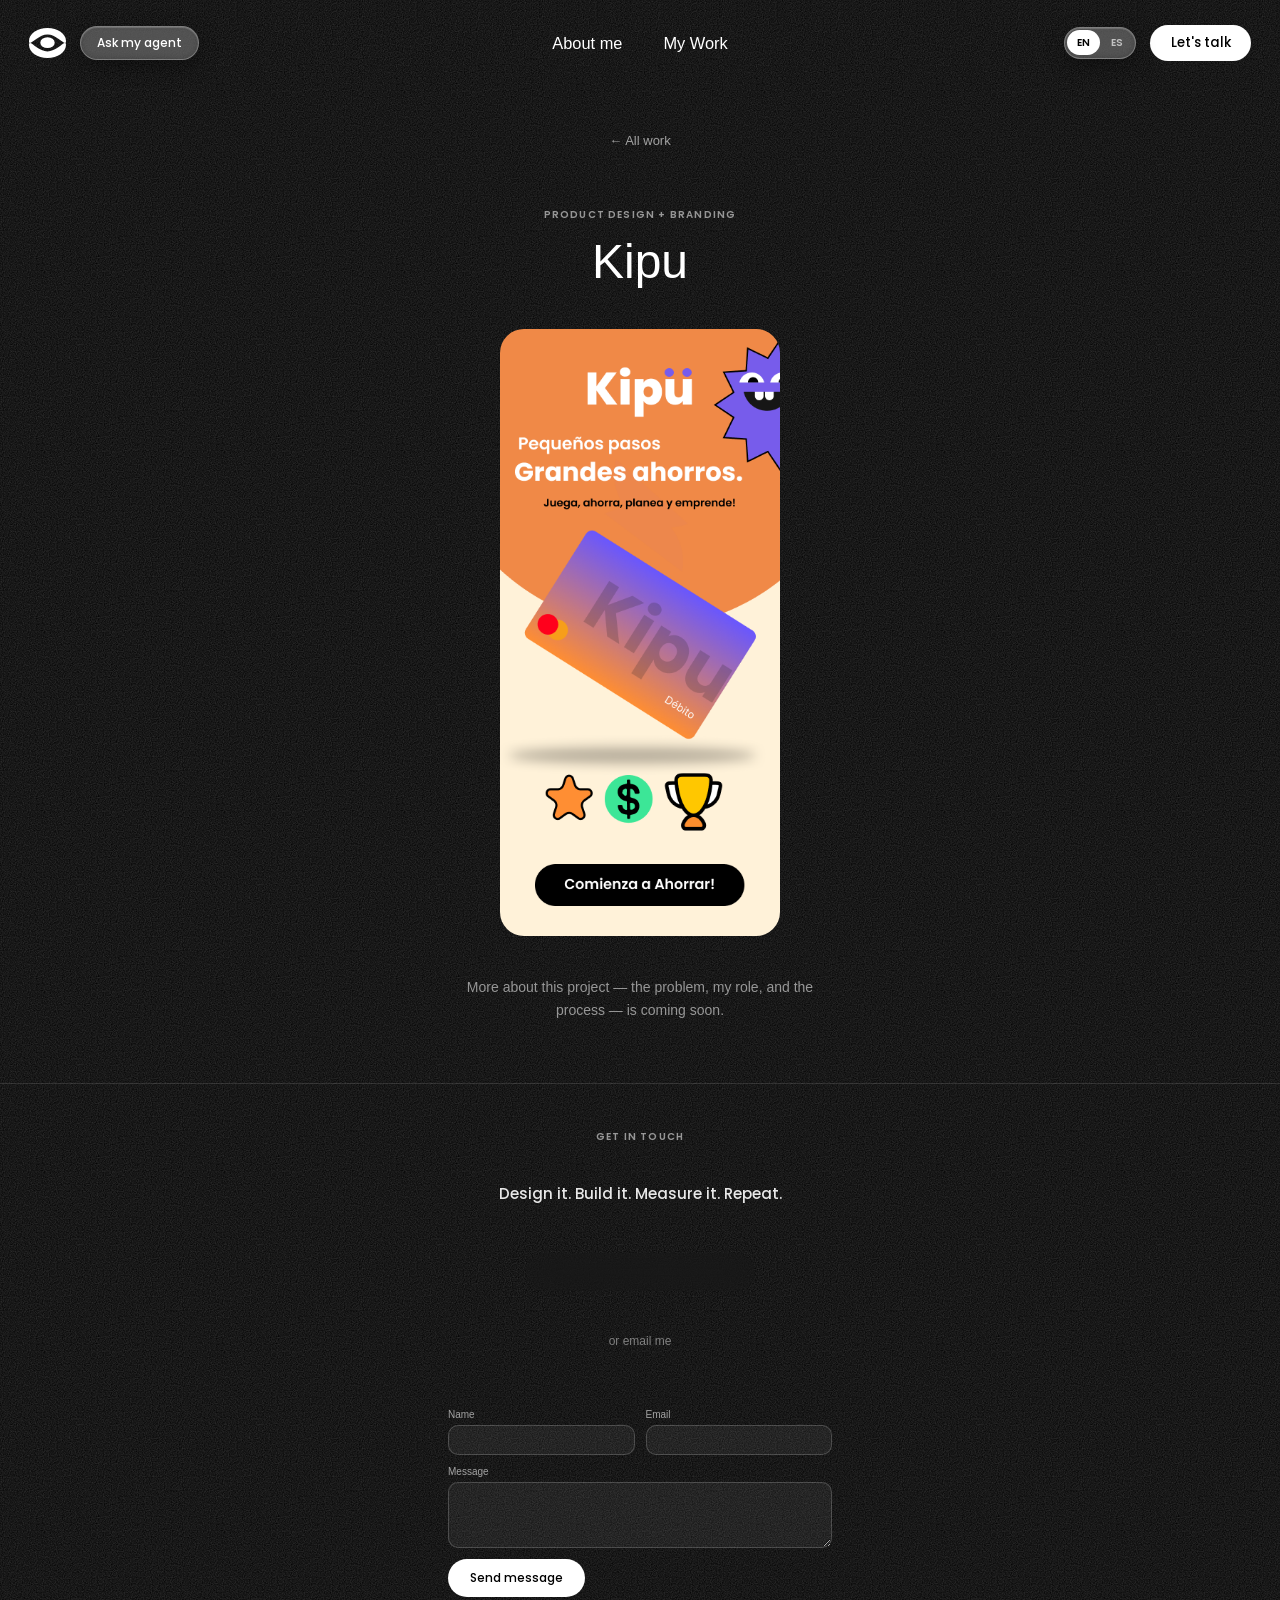
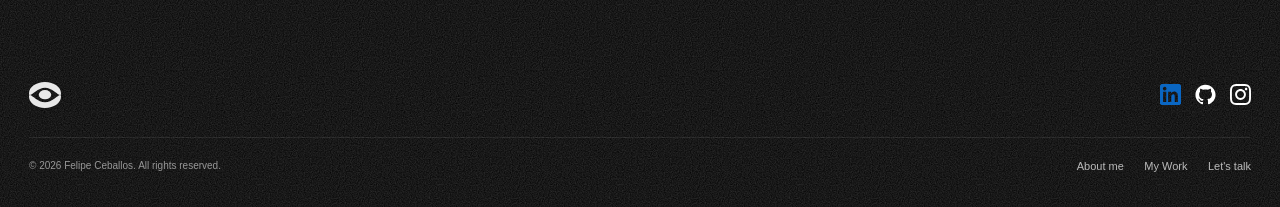
<file: work-kipu.html>
<!doctype html>
<html lang="en">
<head>
  <meta charset="UTF-8" />
  <meta name="viewport" content="width=device-width, initial-scale=1.0" />
  <title>Kipu — Felipe Ceballos</title>
  <meta name="description" content="Kipu — product design + branding, by Felipe Ceballos." />
  <link rel="icon" href="assets/favicon.svg" type="image/svg+xml" />
  <link rel="preconnect" href="https://fonts.googleapis.com" />
  <link rel="preconnect" href="https://fonts.gstatic.com" crossorigin />
  <link href="https://fonts.googleapis.com/css2?family=Poppins:wght@400;500&family=Just+Me+Again+Down+Here&display=swap" rel="stylesheet" />
  <link rel="stylesheet" href="styles.css" />
</head>
<body>
  <header class="nav">
    <div class="nav__start">
      <a class="nav__logo brand-logo" href="index.html" aria-label="Home">
        <img src="assets/logo.svg" alt="Felipe Ceballos logo" width="56" height="46" />
        <span class="brand-logo__lid" aria-hidden="true"></span>
      </a>
      <a class="nav__agent glass" href="index.html#agent" id="navAgentBtn" data-i18n="nav.agent">Ask my agent</a>
    </div>
    <nav class="nav__links" aria-label="Primary">
      <a href="index.html#about" data-i18n="nav.about">About me</a>
      <a href="work.html" data-i18n="nav.work">My Work</a>
    </nav>
    <div class="nav__end">
      <div class="lang-switch glass" id="langSwitch" role="group" aria-label="Language">
        <button type="button" class="lang-switch__btn is-active" data-lang="en">EN</button>
        <button type="button" class="lang-switch__btn" data-lang="es">ES</button>
        <span class="lang-switch__thumb" aria-hidden="true"></span>
      </div>
      <a class="nav__cta" href="#contact" id="navContactBtn" data-i18n="nav.cta">Let's talk</a>
    </div>
  </header>

  <main id="top">
    <section class="work-detail">
      <a class="work-detail__back" href="work.html" data-i18n="workDetail.back">← All work</a>

      <div class="work-detail__intro" data-reveal="up">
        <span class="work-detail__eyebrow" data-i18n="work.card1.eyebrow">Product design + Branding</span>
        <h1 class="work-detail__title">Kipu</h1>
      </div>

      <img class="work-detail__image" src="assets/work-card-1.png" alt="Kipu app screen, product design" data-reveal="up" />

      <p class="work-detail__placeholder" data-i18n="workDetail.placeholder">
        More about this project — the problem, my role, and the process — is coming soon.
      </p>
    </section>
  </main>

  <footer class="footer" id="contact" data-reveal="fade">
    <span class="footer__eyebrow" data-i18n="footer.eyebrow">Get in touch</span>
    <p class="footer__tagline" data-i18n="footer.tagline">Design it. Build it. Measure it. Repeat.</p>

    <a class="contact-whatsapp glass" href="https://wa.me/573227484159" target="_blank" rel="noopener noreferrer">
      <svg class="contact-whatsapp__icon" viewBox="0 0 24 24" fill="currentColor" aria-hidden="true">
        <path d="M12.04 2C6.58 2 2.13 6.45 2.13 11.91c0 1.75.46 3.48 1.32 4.99L2 22l5.25-1.38a9.9 9.9 0 0 0 4.79 1.22h.01c5.46 0 9.9-4.45 9.9-9.91 0-2.65-1.03-5.14-2.9-7.01A9.82 9.82 0 0 0 12.04 2zm5.77 14.02c-.24.68-1.4 1.32-1.93 1.4-.5.08-1.12.12-1.8-.11-.42-.14-.96-.32-1.65-.62-2.9-1.25-4.79-4.17-4.94-4.36-.14-.2-1.18-1.57-1.18-3 0-1.42.75-2.12 1.02-2.41.27-.28.58-.36.78-.36.2 0 .39 0 .56.01.18.01.42-.07.66.5.24.58.83 2 .9 2.15.07.14.11.31.02.5-.09.18-.14.3-.28.46-.14.16-.29.36-.42.49-.14.14-.28.29-.12.56.16.28.73 1.2 1.56 1.95 1.08.96 1.98 1.26 2.26 1.4.28.14.44.12.6-.07.16-.19.68-.79.86-1.06.18-.28.36-.23.6-.14.24.09 1.53.72 1.79.85.26.13.44.19.5.3.06.11.06.63-.18 1.31z" />
      </svg>
      <span data-i18n="contact.whatsapp">Message me on WhatsApp</span>
    </a>

    <p class="contact-divider" data-i18n="contact.orEmail">or email me</p>

    <form class="contact-form" id="contactForm" novalidate>
      <div class="contact-form__row">
        <label class="contact-form__field">
          <span data-i18n="contact.name">Name</span>
          <input type="text" id="contactName" name="name" autocomplete="name" required />
        </label>
        <label class="contact-form__field">
          <span data-i18n="contact.email">Email</span>
          <input type="email" id="contactEmail" name="email" autocomplete="email" required />
        </label>
      </div>
      <label class="contact-form__field">
        <span data-i18n="contact.message">Message</span>
        <textarea id="contactMessage" name="message" rows="4" required></textarea>
      </label>
      <button type="submit" class="contact-form__submit" data-i18n="contact.submit">Send message</button>
      <p class="contact-form__note" id="contactFormNote" role="status" aria-live="polite"></p>
    </form>

    <div class="footer__top">
      <a class="footer__logo brand-logo" href="index.html" aria-label="Home">
        <img src="assets/logo.svg" alt="Felipe Ceballos logo" width="40" height="33" />
        <span class="brand-logo__lid" aria-hidden="true"></span>
      </a>

      <ul class="footer__social">
        <li><a href="https://www.linkedin.com/in/felipe-ceballos-6415481a9/" target="_blank" rel="noopener noreferrer" aria-label="LinkedIn"><img src="assets/icon-linkedin.svg" alt="" /></a></li>
        <li><a href="https://github.com/pipeceballos17-sketch" target="_blank" rel="noopener noreferrer" aria-label="GitHub"><img src="assets/icon-github.svg" alt="" /></a></li>
        <li><a href="https://www.instagram.com/buildwith.felo/" target="_blank" rel="noopener noreferrer" aria-label="Instagram"><img src="assets/icon-instagram.svg" alt="" /></a></li>
      </ul>
    </div>

    <div class="footer__bottom">
      <p class="footer__copy">© <span id="footerYear"></span> Felipe Ceballos. <span data-i18n="footer.rights">All rights reserved.</span></p>

      <nav class="footer__links" aria-label="Footer">
        <a href="index.html#about" data-i18n="nav.about">About me</a>
        <a href="work.html" data-i18n="nav.work">My Work</a>
        <a href="#contact" data-i18n="nav.cta">Let's talk</a>
      </nav>
    </div>
  </footer>

  <script src="i18n.js"></script>
  <script src="script.js"></script>
  <script src="nav-collapse.js"></script>
  <script src="contact-form.js"></script>
  <script src="magnetic-buttons.js"></script>
  <script src="scroll-reveal.js"></script>
  <script src="easter-egg.js"></script>
  <script src="logo-blink.js"></script>
</body>
</html>
</file>
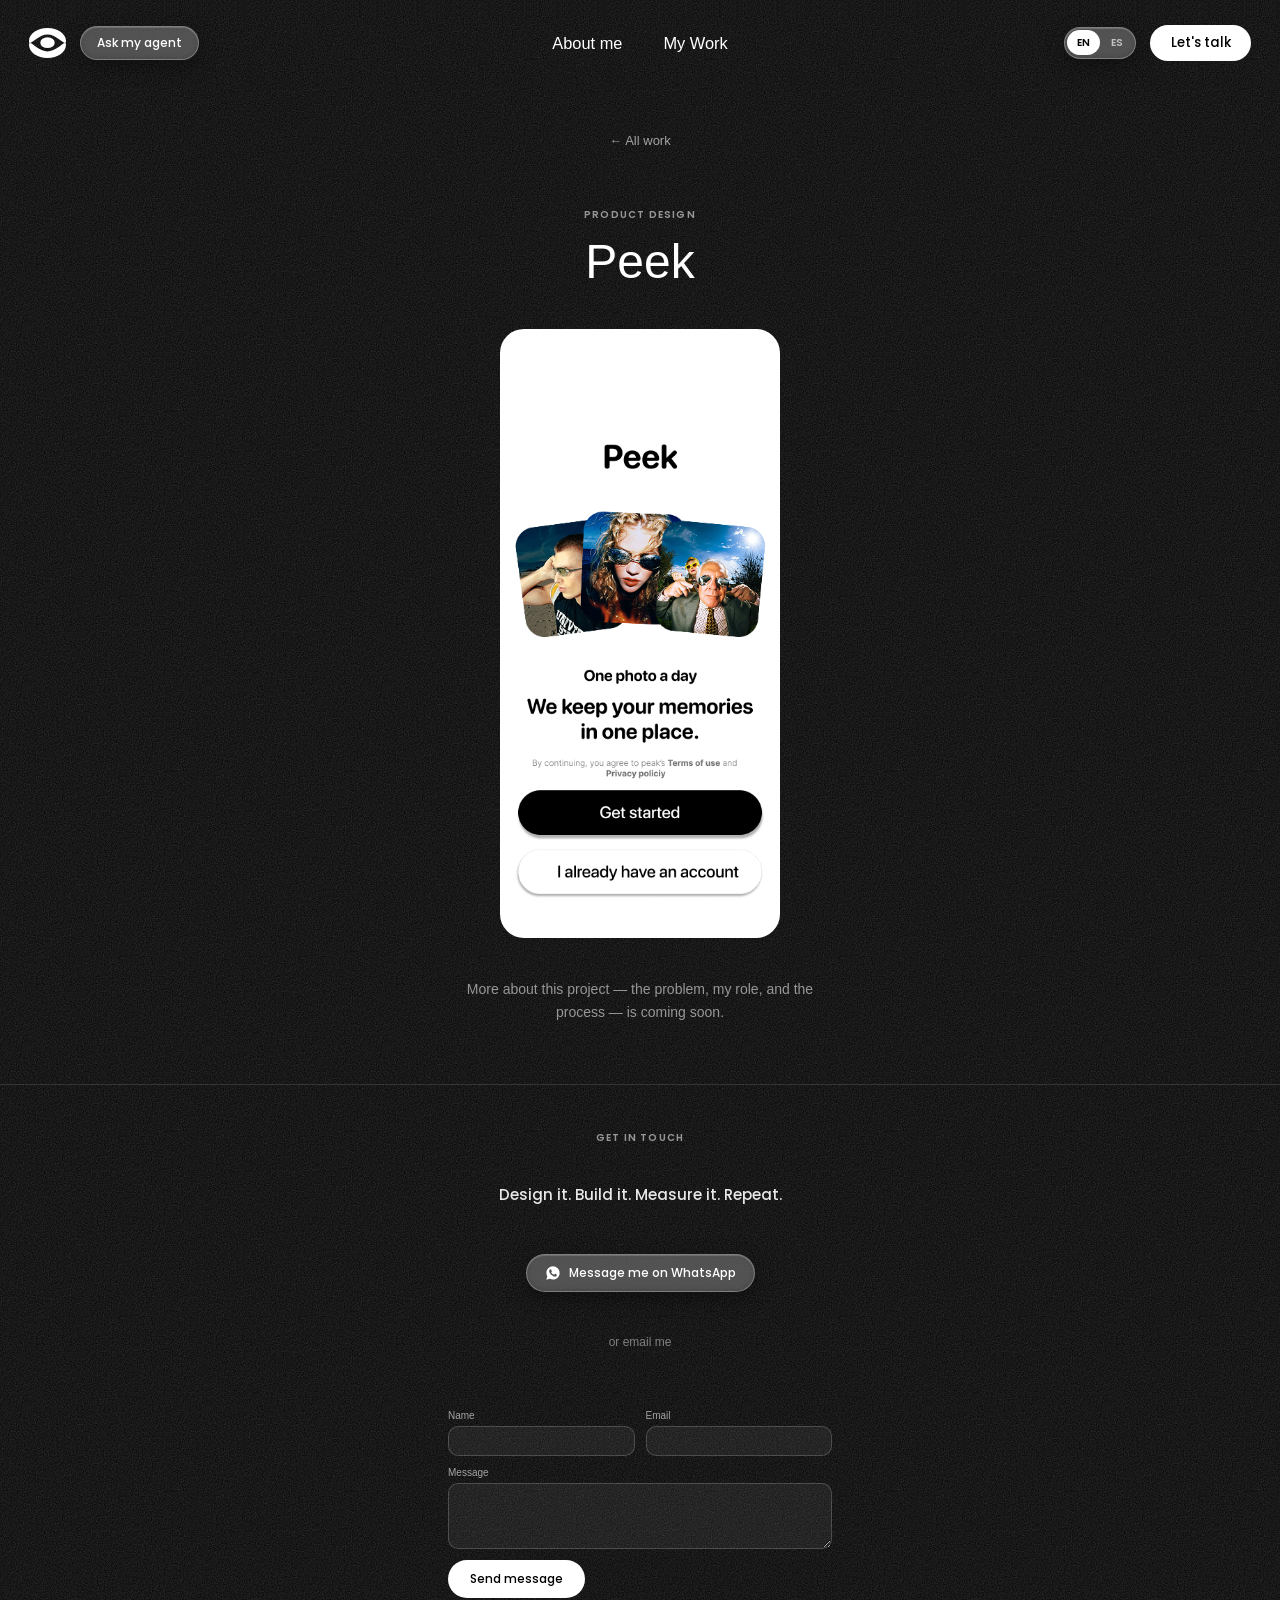
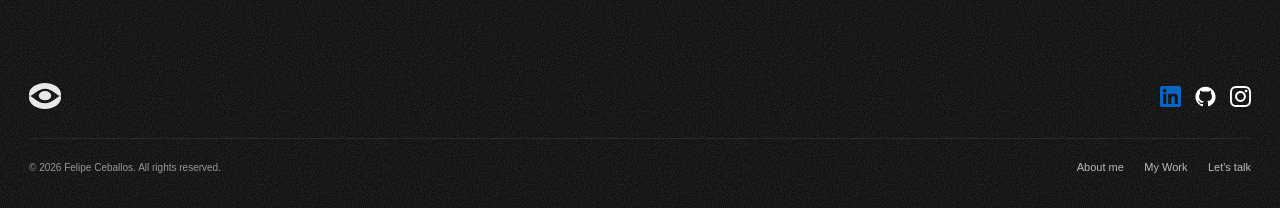
<file: work-peek.html>
<!doctype html>
<html lang="en">
<head>
  <meta charset="UTF-8" />
  <meta name="viewport" content="width=device-width, initial-scale=1.0" />
  <title>Peek — Felipe Ceballos</title>
  <meta name="description" content="Peek — product design, by Felipe Ceballos." />
  <link rel="icon" href="assets/favicon.svg" type="image/svg+xml" />
  <link rel="preconnect" href="https://fonts.googleapis.com" />
  <link rel="preconnect" href="https://fonts.gstatic.com" crossorigin />
  <link href="https://fonts.googleapis.com/css2?family=Poppins:wght@400;500&family=Just+Me+Again+Down+Here&display=swap" rel="stylesheet" />
  <link rel="stylesheet" href="styles.css" />
</head>
<body>
  <header class="nav">
    <div class="nav__start">
      <a class="nav__logo brand-logo" href="index.html" aria-label="Home">
        <img src="assets/logo.svg" alt="Felipe Ceballos logo" width="56" height="46" />
        <span class="brand-logo__lid" aria-hidden="true"></span>
      </a>
      <a class="nav__agent glass" href="index.html#agent" id="navAgentBtn" data-i18n="nav.agent">Ask my agent</a>
    </div>
    <nav class="nav__links" aria-label="Primary">
      <a href="index.html#about" data-i18n="nav.about">About me</a>
      <a href="work.html" data-i18n="nav.work">My Work</a>
    </nav>
    <div class="nav__end">
      <div class="lang-switch glass" id="langSwitch" role="group" aria-label="Language">
        <button type="button" class="lang-switch__btn is-active" data-lang="en">EN</button>
        <button type="button" class="lang-switch__btn" data-lang="es">ES</button>
        <span class="lang-switch__thumb" aria-hidden="true"></span>
      </div>
      <a class="nav__cta" href="#contact" id="navContactBtn" data-i18n="nav.cta">Let's talk</a>
    </div>
  </header>

  <main id="top">
    <section class="work-detail">
      <a class="work-detail__back" href="work.html" data-i18n="workDetail.back">← All work</a>

      <div class="work-detail__intro" data-reveal="up">
        <span class="work-detail__eyebrow" data-i18n="work.card4.eyebrow">Product design</span>
        <h1 class="work-detail__title">Peek</h1>
      </div>

      <img class="work-detail__image" src="assets/work-card-4.png" alt="Peek app screen, product design" data-reveal="up" />

      <p class="work-detail__placeholder" data-i18n="workDetail.placeholder">
        More about this project — the problem, my role, and the process — is coming soon.
      </p>
    </section>
  </main>

  <footer class="footer" id="contact" data-reveal="fade">
    <span class="footer__eyebrow" data-i18n="footer.eyebrow">Get in touch</span>
    <p class="footer__tagline" data-i18n="footer.tagline">Design it. Build it. Measure it. Repeat.</p>

    <a class="contact-whatsapp glass" href="https://wa.me/573227484159" target="_blank" rel="noopener noreferrer">
      <svg class="contact-whatsapp__icon" viewBox="0 0 24 24" fill="currentColor" aria-hidden="true">
        <path d="M12.04 2C6.58 2 2.13 6.45 2.13 11.91c0 1.75.46 3.48 1.32 4.99L2 22l5.25-1.38a9.9 9.9 0 0 0 4.79 1.22h.01c5.46 0 9.9-4.45 9.9-9.91 0-2.65-1.03-5.14-2.9-7.01A9.82 9.82 0 0 0 12.04 2zm5.77 14.02c-.24.68-1.4 1.32-1.93 1.4-.5.08-1.12.12-1.8-.11-.42-.14-.96-.32-1.65-.62-2.9-1.25-4.79-4.17-4.94-4.36-.14-.2-1.18-1.57-1.18-3 0-1.42.75-2.12 1.02-2.41.27-.28.58-.36.78-.36.2 0 .39 0 .56.01.18.01.42-.07.66.5.24.58.83 2 .9 2.15.07.14.11.31.02.5-.09.18-.14.3-.28.46-.14.16-.29.36-.42.49-.14.14-.28.29-.12.56.16.28.73 1.2 1.56 1.95 1.08.96 1.98 1.26 2.26 1.4.28.14.44.12.6-.07.16-.19.68-.79.86-1.06.18-.28.36-.23.6-.14.24.09 1.53.72 1.79.85.26.13.44.19.5.3.06.11.06.63-.18 1.31z" />
      </svg>
      <span data-i18n="contact.whatsapp">Message me on WhatsApp</span>
    </a>

    <p class="contact-divider" data-i18n="contact.orEmail">or email me</p>

    <form class="contact-form" id="contactForm" novalidate>
      <div class="contact-form__row">
        <label class="contact-form__field">
          <span data-i18n="contact.name">Name</span>
          <input type="text" id="contactName" name="name" autocomplete="name" required />
        </label>
        <label class="contact-form__field">
          <span data-i18n="contact.email">Email</span>
          <input type="email" id="contactEmail" name="email" autocomplete="email" required />
        </label>
      </div>
      <label class="contact-form__field">
        <span data-i18n="contact.message">Message</span>
        <textarea id="contactMessage" name="message" rows="4" required></textarea>
      </label>
      <button type="submit" class="contact-form__submit" data-i18n="contact.submit">Send message</button>
      <p class="contact-form__note" id="contactFormNote" role="status" aria-live="polite"></p>
    </form>

    <div class="footer__top">
      <a class="footer__logo brand-logo" href="index.html" aria-label="Home">
        <img src="assets/logo.svg" alt="Felipe Ceballos logo" width="40" height="33" />
        <span class="brand-logo__lid" aria-hidden="true"></span>
      </a>

      <ul class="footer__social">
        <li><a href="https://www.linkedin.com/in/felipe-ceballos-6415481a9/" target="_blank" rel="noopener noreferrer" aria-label="LinkedIn"><img src="assets/icon-linkedin.svg" alt="" /></a></li>
        <li><a href="https://github.com/pipeceballos17-sketch" target="_blank" rel="noopener noreferrer" aria-label="GitHub"><img src="assets/icon-github.svg" alt="" /></a></li>
        <li><a href="https://www.instagram.com/buildwith.felo/" target="_blank" rel="noopener noreferrer" aria-label="Instagram"><img src="assets/icon-instagram.svg" alt="" /></a></li>
      </ul>
    </div>

    <div class="footer__bottom">
      <p class="footer__copy">© <span id="footerYear"></span> Felipe Ceballos. <span data-i18n="footer.rights">All rights reserved.</span></p>

      <nav class="footer__links" aria-label="Footer">
        <a href="index.html#about" data-i18n="nav.about">About me</a>
        <a href="work.html" data-i18n="nav.work">My Work</a>
        <a href="#contact" data-i18n="nav.cta">Let's talk</a>
      </nav>
    </div>
  </footer>

  <script src="i18n.js"></script>
  <script src="script.js"></script>
  <script src="nav-collapse.js"></script>
  <script src="contact-form.js"></script>
  <script src="magnetic-buttons.js"></script>
  <script src="scroll-reveal.js"></script>
  <script src="easter-egg.js"></script>
  <script src="logo-blink.js"></script>
</body>
</html>
</file>
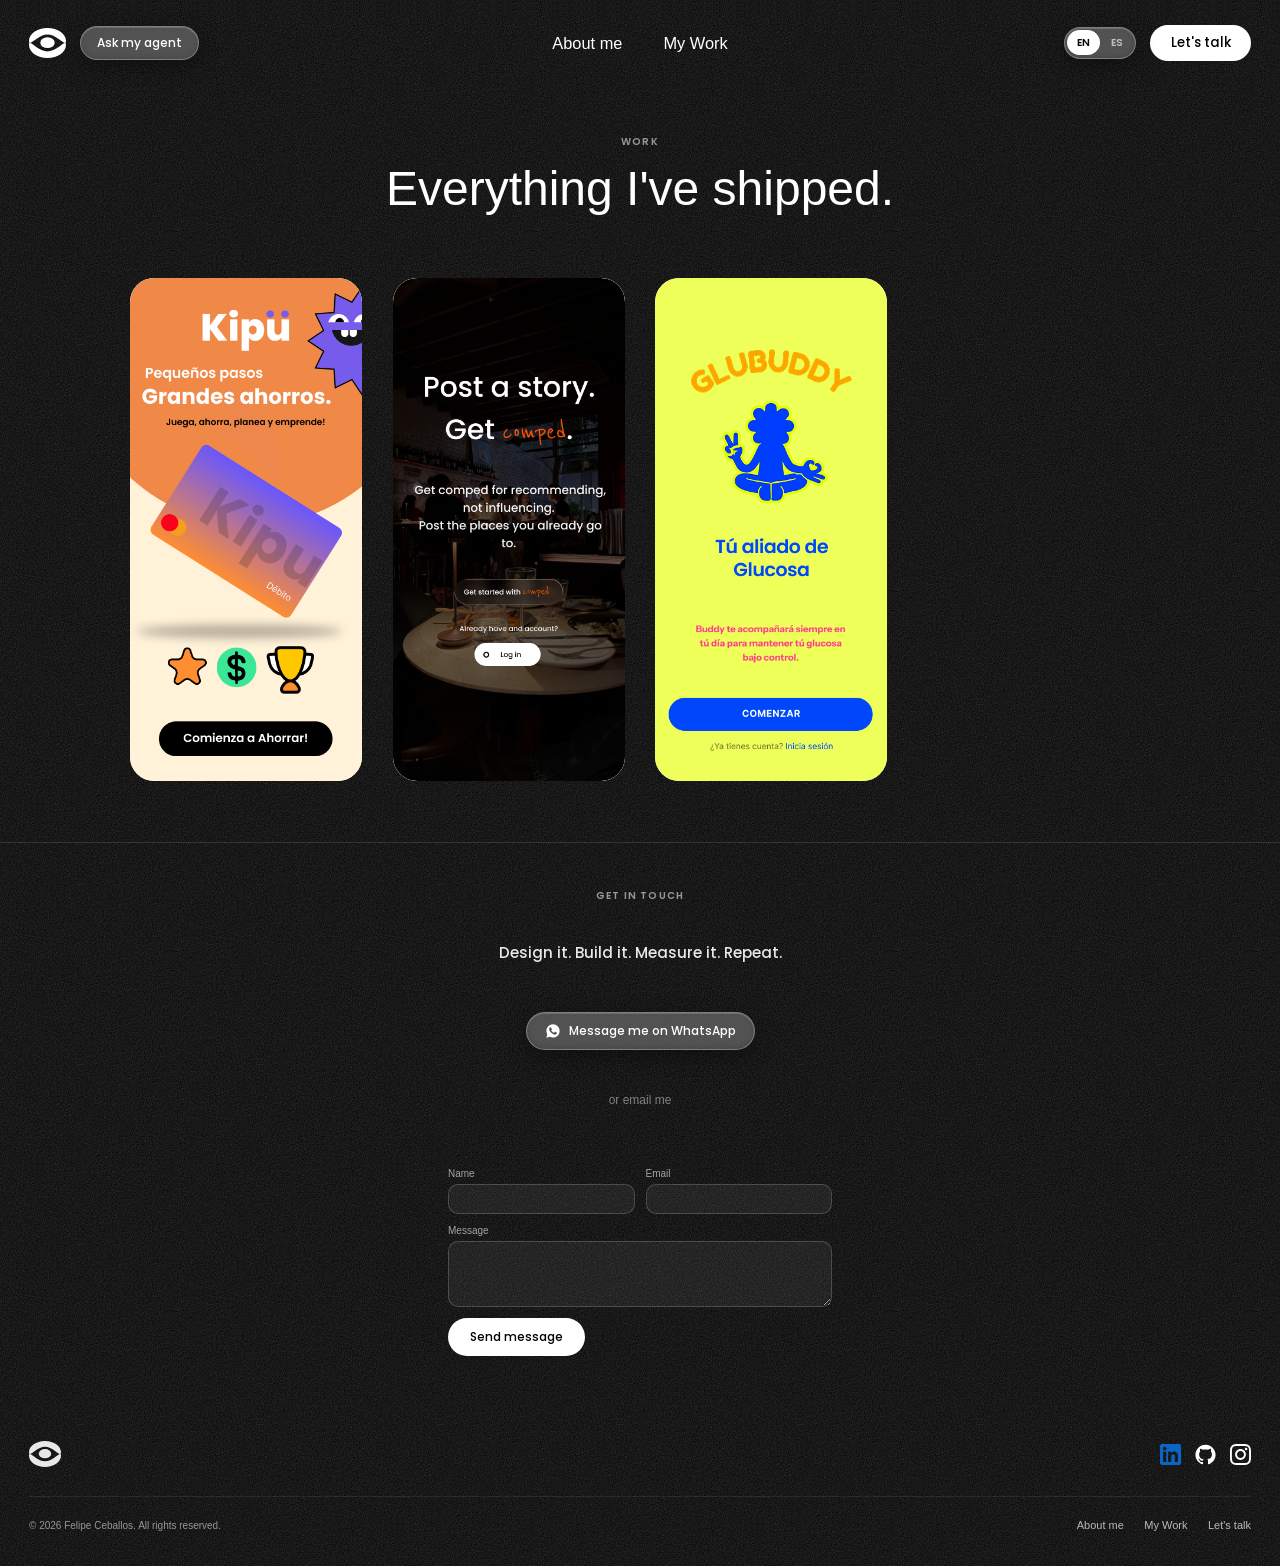
<file: work.html>
<!doctype html>
<html lang="en">
<head>
  <meta charset="UTF-8" />
  <meta name="viewport" content="width=device-width, initial-scale=1.0" />
  <title>My Work — Felipe Ceballos</title>
  <meta name="description" content="All of Felipe Ceballos' product design and branding work." />
  <link rel="icon" href="assets/favicon.svg" type="image/svg+xml" />
  <link rel="preconnect" href="https://fonts.googleapis.com" />
  <link rel="preconnect" href="https://fonts.gstatic.com" crossorigin />
  <link href="https://fonts.googleapis.com/css2?family=Poppins:wght@400;500&family=Just+Me+Again+Down+Here&display=swap" rel="stylesheet" />
  <link rel="stylesheet" href="styles.css" />
</head>
<body>
  <header class="nav">
    <div class="nav__start">
      <a class="nav__logo brand-logo" href="index.html" aria-label="Home">
        <img src="assets/logo.svg" alt="Felipe Ceballos logo" width="56" height="46" />
        <span class="brand-logo__lid" aria-hidden="true"></span>
      </a>
      <a class="nav__agent glass" href="index.html#agent" id="navAgentBtn" data-i18n="nav.agent">Ask my agent</a>
    </div>
    <nav class="nav__links" aria-label="Primary">
      <a href="index.html#about" data-i18n="nav.about">About me</a>
      <a href="work.html" data-i18n="nav.work">My Work</a>
    </nav>
    <div class="nav__end">
      <div class="lang-switch glass" id="langSwitch" role="group" aria-label="Language">
        <button type="button" class="lang-switch__btn is-active" data-lang="en">EN</button>
        <button type="button" class="lang-switch__btn" data-lang="es">ES</button>
        <span class="lang-switch__thumb" aria-hidden="true"></span>
      </div>
      <a class="nav__cta" href="#contact" id="navContactBtn" data-i18n="nav.cta">Let's talk</a>
    </div>
  </header>

  <main id="top">
    <section class="work-index">
      <div class="work-index__intro" data-reveal="up">
        <span class="work-index__eyebrow" data-i18n="workIndex.eyebrow">Work</span>
        <h1 class="work-index__heading" data-i18n="workIndex.heading">Everything I've shipped.</h1>
      </div>

      <div class="work-index__grid">
        <a class="work__card work__card--photo work__card--phone" href="work-kipu.html" data-reveal="up">
          <img src="assets/work-card-1.png" alt="Kipu app screen, product design" />
          <div class="work__card-overlay">
            <span class="work__card-overlay__eyebrow" data-i18n="work.card1.eyebrow">Product design + Branding</span>
            <span class="work__card-overlay__title">Kipu</span>
          </div>
        </a>
        <a class="work__card work__card--photo work__card--phone" href="work-comped.html" data-reveal="up">
          <img src="assets/work-card-2.png" alt="Comped app screen, product design" />
          <div class="work__card-overlay">
            <span class="work__card-overlay__eyebrow" data-i18n="work.card2.eyebrow">Product design</span>
            <span class="work__card-overlay__title">Comped</span>
          </div>
        </a>
        <a class="work__card work__card--photo work__card--phone" href="work-glubuddy.html" data-reveal="up">
          <img src="assets/work-card-3.png" alt="Glubuddy app screen, brand and mascot design" />
          <div class="work__card-overlay">
            <span class="work__card-overlay__eyebrow" data-i18n="work.card3.eyebrow">Branding + Product design</span>
            <span class="work__card-overlay__title">Glubuddy</span>
          </div>
        </a>
      </div>
    </section>
  </main>

  <footer class="footer" id="contact" data-reveal="fade">
    <span class="footer__eyebrow" data-i18n="footer.eyebrow">Get in touch</span>
    <p class="footer__tagline" data-i18n="footer.tagline">Design it. Build it. Measure it. Repeat.</p>

    <a class="contact-whatsapp glass" href="https://wa.me/573227484159" target="_blank" rel="noopener noreferrer">
      <svg class="contact-whatsapp__icon" viewBox="0 0 24 24" fill="currentColor" aria-hidden="true">
        <path d="M12.04 2C6.58 2 2.13 6.45 2.13 11.91c0 1.75.46 3.48 1.32 4.99L2 22l5.25-1.38a9.9 9.9 0 0 0 4.79 1.22h.01c5.46 0 9.9-4.45 9.9-9.91 0-2.65-1.03-5.14-2.9-7.01A9.82 9.82 0 0 0 12.04 2zm5.77 14.02c-.24.68-1.4 1.32-1.93 1.4-.5.08-1.12.12-1.8-.11-.42-.14-.96-.32-1.65-.62-2.9-1.25-4.79-4.17-4.94-4.36-.14-.2-1.18-1.57-1.18-3 0-1.42.75-2.12 1.02-2.41.27-.28.58-.36.78-.36.2 0 .39 0 .56.01.18.01.42-.07.66.5.24.58.83 2 .9 2.15.07.14.11.31.02.5-.09.18-.14.3-.28.46-.14.16-.29.36-.42.49-.14.14-.28.29-.12.56.16.28.73 1.2 1.56 1.95 1.08.96 1.98 1.26 2.26 1.4.28.14.44.12.6-.07.16-.19.68-.79.86-1.06.18-.28.36-.23.6-.14.24.09 1.53.72 1.79.85.26.13.44.19.5.3.06.11.06.63-.18 1.31z" />
      </svg>
      <span data-i18n="contact.whatsapp">Message me on WhatsApp</span>
    </a>

    <p class="contact-divider" data-i18n="contact.orEmail">or email me</p>

    <form class="contact-form" id="contactForm" novalidate>
      <div class="contact-form__row">
        <label class="contact-form__field">
          <span data-i18n="contact.name">Name</span>
          <input type="text" id="contactName" name="name" autocomplete="name" required />
        </label>
        <label class="contact-form__field">
          <span data-i18n="contact.email">Email</span>
          <input type="email" id="contactEmail" name="email" autocomplete="email" required />
        </label>
      </div>
      <label class="contact-form__field">
        <span data-i18n="contact.message">Message</span>
        <textarea id="contactMessage" name="message" rows="4" required></textarea>
      </label>
      <button type="submit" class="contact-form__submit" data-i18n="contact.submit">Send message</button>
      <p class="contact-form__note" id="contactFormNote" role="status" aria-live="polite"></p>
    </form>

    <div class="footer__top">
      <a class="footer__logo brand-logo" href="index.html" aria-label="Home">
        <img src="assets/logo.svg" alt="Felipe Ceballos logo" width="40" height="33" />
        <span class="brand-logo__lid" aria-hidden="true"></span>
      </a>

      <ul class="footer__social">
        <li><a href="https://www.linkedin.com/in/felipe-ceballos-6415481a9/" target="_blank" rel="noopener noreferrer" aria-label="LinkedIn"><img src="assets/icon-linkedin.svg" alt="" /></a></li>
        <li><a href="https://github.com/pipeceballos17-sketch" target="_blank" rel="noopener noreferrer" aria-label="GitHub"><img src="assets/icon-github.svg" alt="" /></a></li>
        <li><a href="https://www.instagram.com/buildwith.felo/" target="_blank" rel="noopener noreferrer" aria-label="Instagram"><img src="assets/icon-instagram.svg" alt="" /></a></li>
      </ul>
    </div>

    <div class="footer__bottom">
      <p class="footer__copy">© <span id="footerYear"></span> Felipe Ceballos. <span data-i18n="footer.rights">All rights reserved.</span></p>

      <nav class="footer__links" aria-label="Footer">
        <a href="index.html#about" data-i18n="nav.about">About me</a>
        <a href="work.html" data-i18n="nav.work">My Work</a>
        <a href="#contact" data-i18n="nav.cta">Let's talk</a>
      </nav>
    </div>
  </footer>

  <script src="i18n.js"></script>
  <script src="script.js"></script>
  <script src="nav-collapse.js"></script>
  <script src="contact-form.js"></script>
  <script src="magnetic-buttons.js"></script>
  <script src="scroll-reveal.js"></script>
  <script src="easter-egg.js"></script>
  <script src="logo-blink.js"></script>
</body>
</html>
</file>
<file: styles.css>
:root {
  --bg: #000000;
  --white: #ffffff;
  --pill: rgba(217, 217, 217, 0.3);
  --placeholder: #d9d9d9;
  --font-body: -apple-system, BlinkMacSystemFont, "SF Pro Text", "Segoe UI", Roboto, Helvetica, Arial, sans-serif;
  --font-button: "Poppins", var(--font-body);
  /* Matches the subtle film-grain "Noise" layer effect on the Figma frame's
     background, which doesn't come through in the design-to-code export. */
  --noise-bg: url("data:image/svg+xml,%3Csvg xmlns='http://www.w3.org/2000/svg' width='180' height='180'%3E%3Cfilter id='n'%3E%3CfeTurbulence type='fractalNoise' baseFrequency='0.85' numOctaves='2' stitchTiles='stitch'/%3E%3CfeColorMatrix type='matrix' values='0 0 0 0 1 0 0 0 0 1 0 0 0 0 1 0 0 0 0.19 0'/%3E%3C/filter%3E%3Crect width='100%25' height='100%25' filter='url(%23n)'/%3E%3C/svg%3E");
  /* Stronger grain, used only where noise itself is the point (the CTA
     button's gradient border) — kept separate from --noise-bg so bumping it
     doesn't also darken/lighten the page-wide body/nav grain. */
  --noise-bg-strong: url("data:image/svg+xml,%3Csvg xmlns='http://www.w3.org/2000/svg' width='180' height='180'%3E%3Cfilter id='n'%3E%3CfeTurbulence type='fractalNoise' baseFrequency='0.85' numOctaves='2' stitchTiles='stitch'/%3E%3CfeColorMatrix type='matrix' values='0 0 0 0 1 0 0 0 0 1 0 0 0 0 1 0 0 0 0.55 0'/%3E%3C/filter%3E%3Crect width='100%25' height='100%25' filter='url(%23n)'/%3E%3C/svg%3E");
}

* {
  box-sizing: border-box;
}

html {
  scroll-behavior: smooth;
}

body {
  margin: 0;
  background-color: var(--bg);
  background-image: var(--noise-bg);
  background-repeat: repeat;
  color: var(--white);
  font-family: var(--font-body);
  -webkit-font-smoothing: antialiased;
}

img {
  max-width: 100%;
  display: block;
}

a {
  color: inherit;
}

ul {
  margin: 0;
  padding: 0;
  list-style: none;
}

/* Glassmorphism — used by the social icon pill and the round CTA arrow button */
.glass {
  background: var(--pill);
  -webkit-backdrop-filter: blur(14px) saturate(140%);
  backdrop-filter: blur(14px) saturate(140%);
  border: 1px solid rgba(255, 255, 255, 0.25);
  box-shadow:
    inset 0 1px 1px rgba(255, 255, 255, 0.2),
    inset 0 -1px 5px rgba(0, 0, 0, 0.15),
    0 6px 19px rgba(0, 0, 0, 0.35);
}

@supports not ((backdrop-filter: blur(1px)) or (-webkit-backdrop-filter: blur(1px))) {
  .glass {
    background: rgba(217, 217, 217, 0.55);
  }
}

/* ---------- Nav ---------- */
/* Collapses into a smaller floating pill on scroll (nav-collapse.js toggles
   .nav--collapsed past a scroll threshold) — same content and same grid
   template throughout, only size/shape/background change, so navigation
   never disappears. Deliberately animates `width` (100% -> a definite
   length) rather than `max-width: none -> fit-content`: `none`/`fit-content`
   aren't real animatable values (browsers just snap them), where a
   percentage and a length both are. Also deliberately never touches
   grid-template-columns between states — changing the column template
   itself can't transition and would make the whole shape snap instead of
   morph, even while other properties keep animating smoothly. */
.nav {
  display: grid;
  grid-template-columns: 1fr auto 1fr;
  column-gap: clamp(13px, 2.4vw, 32px);
  align-items: center;
  width: 100%;
  margin: 0 auto;
  padding: 17px clamp(16px, 3.2vw, 29px);
  border-radius: 0;
  position: sticky;
  top: 8px;
  background-color: var(--bg);
  background-image: var(--noise-bg);
  background-repeat: repeat;
  box-shadow: none;
  z-index: 50;
  transition:
    width 0.5s cubic-bezier(0.175, 0.885, 0.32, 1.275),
    margin 0.5s cubic-bezier(0.175, 0.885, 0.32, 1.275),
    padding 0.5s cubic-bezier(0.175, 0.885, 0.32, 1.275),
    column-gap 0.5s cubic-bezier(0.175, 0.885, 0.32, 1.275),
    border-radius 0.4s ease,
    background-color 0.3s ease,
    box-shadow 0.3s ease;
}

.nav--collapsed {
  width: min(73.6vw, 512px);
  column-gap: clamp(8px, 1.28vw, 16px);
  margin: 22px auto 0;
  padding: 8px 18px;
  border-radius: 999px;
  background-color: rgba(0, 0, 0, 0.6);
  -webkit-backdrop-filter: blur(14px) saturate(140%);
  backdrop-filter: blur(14px) saturate(140%);
  box-shadow: 0 8px 27px rgba(0, 0, 0, 0.45), inset 0 1px 1px rgba(255, 255, 255, 0.08);
}

.nav--collapsed .nav__links {
  gap: clamp(13px, 1.76vw, 24px);
}

.nav--collapsed .nav__links a {
  font-size: 11px;
}

.nav--collapsed .nav__end {
  gap: clamp(6px, 0.96vw, 11px);
}

.nav--collapsed .nav__cta {
  padding: 6px 13px;
  font-size: 10px;
}

.nav--collapsed .lang-switch__btn {
  padding: 4px 8px;
  font-size: 9px;
}

.nav--collapsed .nav__logo img {
  height: 19px;
}

@media (prefers-reduced-motion: reduce) {
  .nav {
    transition: none;
  }
}

.nav__start {
  grid-column: 1;
  justify-self: start;
  display: flex;
  align-items: center;
  gap: clamp(8px, 1.28vw, 14px);
  transition: gap 0.4s cubic-bezier(0.175, 0.885, 0.32, 1.275);
}

.nav__logo {
  line-height: 0;
  flex-shrink: 0;
}

/* Balances the lang-switch + CTA pair on the right side of the header. */
.nav__agent {
  display: inline-flex;
  align-items: center;
  justify-content: center;
  min-width: 0;
  white-space: nowrap;
  text-align: center;
  color: var(--white);
  text-decoration: none;
  font-family: var(--font-button);
  font-size: clamp(10px, 0.96vw, 12px);
  font-weight: 500;
  padding: 7px clamp(11px, 1.28vw, 16px);
  border-radius: 999px;
  transition:
    transform 0.25s cubic-bezier(0.175, 0.885, 0.32, 1.275),
    padding 0.4s cubic-bezier(0.175, 0.885, 0.32, 1.275),
    font-size 0.4s cubic-bezier(0.175, 0.885, 0.32, 1.275);
}

.nav__agent:hover,
.nav__agent:focus-visible {
  transform: translateY(-2px);
}

.nav--collapsed .nav__start {
  gap: clamp(6px, 0.96vw, 11px);
}

.nav--collapsed .nav__agent {
  padding: 6px 11px;
  font-size: 10px;
}

.nav__logo img {
  height: clamp(24px, 2.4vw, 32px);
  width: auto;
  transition: height 0.4s cubic-bezier(0.175, 0.885, 0.32, 1.275);
}

/* Shared by the nav and footer logo — a plain-color overlay that "blinks"
   over the logo's eye mark on click (logo-blink.js). Simpler and safer than
   inlining/animating the SVG's own paths: the eye is solid white on the dark
   nav/footer background, so a bar sweeping over it reads as an eyelid
   closing without touching the image itself at all. */
.brand-logo {
  position: relative;
}

.brand-logo__lid {
  position: absolute;
  inset: 0;
  background: var(--bg);
  transform: scaleY(0);
  transform-origin: center;
  pointer-events: none;
}

.brand-logo__lid.is-blinking {
  animation: brand-logo-blink 0.42s ease-in-out;
}

@keyframes brand-logo-blink {
  0% {
    transform: scaleY(0);
  }
  45% {
    transform: scaleY(1);
  }
  100% {
    transform: scaleY(0);
  }
}

.nav__links {
  grid-column: 2;
  display: flex;
  gap: clamp(22px, 3.2vw, 45px);
  transition: gap 0.4s cubic-bezier(0.175, 0.885, 0.32, 1.275);
}

.nav__links a {
  text-decoration: none;
  font-size: clamp(13px, 1.28vw, 19px);
  white-space: nowrap;
  transition: opacity 0.2s ease, font-size 0.4s cubic-bezier(0.175, 0.885, 0.32, 1.275);
}

.nav__links a:hover,
.nav__links a:focus-visible {
  opacity: 0.7;
}

.nav__end {
  grid-column: 3;
  justify-self: end;
  display: flex;
  align-items: center;
  gap: clamp(8px, 1.28vw, 14px);
  transition: gap 0.4s cubic-bezier(0.175, 0.885, 0.32, 1.275);
}

.lang-switch {
  position: relative;
  display: inline-flex;
  padding: 2px;
  border-radius: 999px;
}

.lang-switch__btn {
  position: relative;
  z-index: 1;
  border: none;
  background: transparent;
  color: rgba(255, 255, 255, 0.65);
  font-family: var(--font-button);
  font-size: 10px;
  font-weight: 600;
  letter-spacing: 0.02em;
  padding: 5px 10px;
  border-radius: 999px;
  cursor: pointer;
  transition: color 0.25s ease, padding 0.4s cubic-bezier(0.175, 0.885, 0.32, 1.275), font-size 0.4s cubic-bezier(0.175, 0.885, 0.32, 1.275);
}

.lang-switch__btn.is-active {
  color: #000;
}

.lang-switch__thumb {
  position: absolute;
  top: 2px;
  left: 2px;
  width: calc(50% - 2px);
  height: calc(100% - 5px);
  border-radius: 999px;
  background: var(--white);
  transition: transform 0.3s cubic-bezier(0.175, 0.885, 0.32, 1.275);
  z-index: 0;
}

.lang-switch[data-active="es"] .lang-switch__thumb {
  transform: translateX(100%);
}

/* --mx/--my are written by magnetic-buttons.js — the element leans toward
   the cursor when it's nearby. Composed with (not replacing) the hover/active
   transforms below so both effects work together. */
.nav__cta {
  background: var(--white);
  color: #000;
  font-family: var(--font-button);
  font-size: clamp(11px, 1.04vw, 14px);
  font-weight: 500;
  text-decoration: none;
  white-space: nowrap;
  padding: 8px clamp(14px, 1.6vw, 21px);
  border-radius: 999px;
  transition:
    transform 0.25s cubic-bezier(0.175, 0.885, 0.32, 1.275),
    box-shadow 0.25s ease,
    padding 0.4s cubic-bezier(0.175, 0.885, 0.32, 1.275),
    font-size 0.4s cubic-bezier(0.175, 0.885, 0.32, 1.275);
}

.nav__cta:hover,
.nav__cta:focus-visible {
  transform: translateY(-2px);
  box-shadow: 0 6px 16px rgba(255, 255, 255, 0.18);
}

.nav__cta:active {
  transform: scale(0.97);
}

/* ---------- Hero ---------- */
.hero {
  display: flex;
  flex-direction: column;
  align-items: center;
  justify-content: center;
  text-align: center;
  min-height: calc(100svh - 72px);
  padding: clamp(32px, 4.8vw, 64px) 19px clamp(56px, 8vw, 104px);
  gap: clamp(26px, 4vw, 45px);
}

/* Fixed pixel sizes (not vw-based) on purpose: the photo is a pre-rotated
   bitmap (assets/profile-photo-card-*.png — rotation baked into the pixels,
   see the long comment on .photo-stack__photo below) that must render at
   EXACTLY its native pixel size. Any CSS-driven scaling of it — even a
   fraction of a percent from a non-round vw value — corrupts the rendering
   in this exact page (rotated raster + sibling CSS transforms elsewhere).
   Upscaling on high-DPI displays is fine; only downscaling breaks it, so a
   fixed size matching the source PNG exactly is the only safe option. */
.photo-stack {
  position: relative;
  width: 420px;
  height: 429px;
  margin: 10px 0 6px;
  cursor: pointer;
  transition: opacity 0.15s linear;
}

@media (max-width: 480px) {
  .photo-stack {
    width: 261px;
    height: 265px;
  }
}

/* All 3 cards share one center point (concentric) — only their rotation differs. */
.photo-stack__layer {
  position: absolute;
  left: 50%;
  top: 50%;
  width: 81.07%;
  height: 82.1%;
}

/* --px/--py are written by hero-parallax.js (mouse + scroll depth offset).
   Safe to animate here since these layers are flat color, not images — this
   is not the transform+image combination that triggers the Chrome bug. */
.photo-stack__layer--1 {
  transform: translate(calc(-50% + var(--px, 0px)), calc(-50% + var(--py, 0px))) rotate(0deg);
  z-index: 1;
}

.photo-stack__layer--2 {
  transform: translate(calc(-50% + var(--px, 0px)), calc(-50% + var(--py, 0px))) rotate(5.44deg);
  z-index: 2;
}

.photo-stack__layer--3 {
  transform: translate(calc(-50% + var(--px, 0px)), calc(-50% + var(--py, 0px)));
  z-index: 3;
}

.photo-stack__bg {
  position: absolute;
  inset: 0;
  background: var(--placeholder);
}

.photo-stack__layer--3 .photo-stack__bg {
  transform: rotate(-15.08deg);
}

/* Plain <img>, rotation baked into the pixels (see assets/profile-photo-card-*.png
   generation notes in project memory). This page has a confirmed, severe
   Chrome rendering bug affecting ANY rotated-raster-content technique — CSS
   transform:rotate() on an image, an SVG <image> smaller than its own
   viewBox, an SVG <image>+<rect> pair, an SVG evenodd "frame" mask — every
   one of them corrupts (black holes / clipped edges) as soon as ANY sibling
   element elsewhere also has a CSS transform, which .photo-stack__layer--1/2/3
   always do. The only configuration that survived rigorous pixel-level
   verification (not just eyeballing a screenshot): a plain <img>, rotation
   pre-baked into the bitmap, displayed at EXACTLY its native pixel size with
   zero CSS scaling in either direction. Do not reintroduce SVG or
   transform:rotate() here without re-verifying with the pixel-scan method in
   project memory, not just a visual screenshot check — this bug is very good
   at looking fine in a screenshot while still having internal corruption. */
.photo-stack__photo {
  position: absolute;
  inset: 0;
  z-index: 4;
  display: block;
  width: 100%;
  height: 100%;
}

.photo-stack__photo--mobile {
  display: none;
}

@media (max-width: 480px) {
  .photo-stack__photo--desktop {
    display: none;
  }

  .photo-stack__photo--mobile {
    display: block;
  }
}

/* Click the hero photo to "deploy" a few more (placeholder gray cards for
   now — real photos come later). First pass at the fan-out positions/spread;
   expect to retune once real photos are in. Never touches
   .photo-stack__photo itself — see the long comment above on why that image
   is untouchable. */
.photo-reveal {
  position: absolute;
  inset: 0;
  pointer-events: none;
  z-index: 6;
}

.photo-reveal__card {
  position: absolute;
  inset: 0;
  margin: auto;
  width: 52%;
  height: 52%;
  border-radius: 14px;
  background: var(--placeholder);
  box-shadow: 0 13px 30px rgba(0, 0, 0, 0.4);
  opacity: 0;
  transform: translate(0, 0) rotate(0deg) scale(0.25);
  transition: transform 0.5s cubic-bezier(0.175, 0.885, 0.32, 1.275), opacity 0.35s ease;
}

.photo-reveal.is-open {
  pointer-events: auto;
}

.photo-reveal.is-open .photo-reveal__card {
  opacity: 1;
}

.photo-reveal.is-open .photo-reveal__card:nth-child(1) {
  transform: translate(-92%, -18%) rotate(-12deg) scale(1);
  transition-delay: 0s;
}

.photo-reveal.is-open .photo-reveal__card:nth-child(2) {
  transform: translate(-38%, -78%) rotate(-5deg) scale(1);
  transition-delay: 0.06s;
}

.photo-reveal.is-open .photo-reveal__card:nth-child(3) {
  transform: translate(38%, -78%) rotate(6deg) scale(1);
  transition-delay: 0.12s;
}

.photo-reveal.is-open .photo-reveal__card:nth-child(4) {
  transform: translate(92%, -18%) rotate(13deg) scale(1);
  transition-delay: 0.18s;
}

@media (prefers-reduced-motion: reduce) {
  .photo-reveal__card {
    transition: none;
  }
}

.photo-callout {
  position: absolute;
  left: 100%;
  top: 36%;
  margin-left: clamp(13px, 1.92vw, 26px);
  display: flex;
  flex-direction: column;
  align-items: flex-start;
  pointer-events: none;
}

.photo-callout__text {
  font-family: "Just Me Again Down Here", cursive;
  font-size: clamp(22px, 2.56vw, 32px);
  line-height: 1;
  color: var(--white);
  white-space: nowrap;
}

.photo-callout__arrow {
  width: clamp(90px, 10vw, 140px);
  height: auto;
  margin-top: 8px;
  transform: scaleX(-1) rotate(10deg);
}

@media (max-width: 760px) {
  .photo-callout {
    display: none;
  }
}

.social-pill {
  display: flex;
  align-items: center;
  justify-content: center;
  gap: clamp(11px, 1.92vw, 21px);
  padding: 11px clamp(16px, 2.4vw, 26px);
  border-radius: 999px;
  width: fit-content;
}

.social-pill a {
  display: block;
  line-height: 0;
  border-radius: 50%;
  transform: translate(var(--mx, 0px), var(--my, 0px));
  transition: transform 0.25s cubic-bezier(0.175, 0.885, 0.32, 1.275), background 0.2s ease;
}

.social-pill a:hover,
.social-pill a:focus-visible {
  transform: translate(var(--mx, 0px), var(--my, 0px)) translateY(-5px) scale(1.12);
  background: rgba(255, 255, 255, 0.14);
}

.social-pill a:active {
  transform: translate(var(--mx, 0px), var(--my, 0px)) translateY(-2px) scale(1.02);
  transition-duration: 0.1s;
}

.social-pill img {
  width: clamp(27px, 3.2vw, 45px);
  height: clamp(27px, 3.2vw, 45px);
  object-fit: contain;
  transition: filter 0.25s ease;
}

.social-pill a:hover img,
.social-pill a:focus-visible img {
  filter: drop-shadow(0 5px 11px rgba(0, 0, 0, 0.45));
}

.social-callout {
  position: relative;
}

.social-callout__note {
  position: absolute;
  right: 100%;
  bottom: 34px;
  margin-right: clamp(13px, 1.92vw, 26px);
  display: flex;
  flex-direction: column;
  align-items: flex-end;
  pointer-events: none;
}

.social-callout__text {
  font-family: "Just Me Again Down Here", cursive;
  font-size: clamp(22px, 2.56vw, 32px);
  line-height: 1;
  color: var(--white);
  white-space: nowrap;
  align-self: flex-start;
}

.social-callout__arrow {
  width: clamp(112px, 12.8vw, 176px);
  height: auto;
  margin-top: 11px;
}

@media (max-width: 760px) {
  .social-callout__note {
    display: none;
  }
}

.hero__title {
  font-size: clamp(26px, 4vw, 48px);
  line-height: 1.15;
  max-width: 736px;
  margin: 0;
  font-weight: 500;
}

/* The "Hi!" greeting keeps the site's one handwritten accent font — everything
   else in the title stays in the clean type family. Sized up relative to its
   own line (script faces read smaller than body type at the same font-size)
   and nudged down slightly to sit on the same baseline as the rest. */
.hero__title-wave {
  font-family: "Just Me Again Down Here", cursive;
  font-size: 1.35em;
  font-weight: 400;
  display: inline-block;
  transform: translateY(0.08em);
  margin-right: 0.08em;
}

.hero__bio {
  font-size: clamp(14px, 1.6vw, 21px);
  line-height: 1.35;
  max-width: 624px;
  margin: 0;
  font-weight: 400;
  color: rgba(255, 255, 255, 0.75);
}

.cta {
  display: flex;
  align-items: center;
  margin-top: 6px;
}

/* Black pill with a gradient+noise BORDER (not a filled gradient) — matches
   the Figma exploration (node 45:1268) once seen in context: mauve -> dark
   slate -> coral, grain layered on top the same way the page background/nav
   already do it (var(--noise-bg)). Classic CSS gradient-border technique:
   three stacked background layers, the top one clipped to padding-box (solid
   fill, hides the other two everywhere except the border ring) and the
   other two clipped to border-box (only visible in that ring). */
.cta__button {
  position: relative;
  display: inline-flex;
  align-items: center;
  gap: 11px;
  border: 6px solid transparent;
  background-image:
    linear-gradient(var(--bg), var(--bg)),
    var(--noise-bg-strong),
    linear-gradient(rgba(0, 0, 0, 0.16), rgba(0, 0, 0, 0.16)),
    linear-gradient(90deg, rgb(144, 111, 111) 0%, rgb(66, 74, 97) 50%, rgb(252, 137, 113) 100%);
  background-origin: padding-box, border-box, border-box, border-box;
  background-clip: padding-box, border-box, border-box, border-box;
  background-repeat: no-repeat, repeat, no-repeat, no-repeat;
  color: var(--white);
  font-family: var(--font-button);
  font-size: clamp(13px, 1.28vw, 19px);
  padding: 11px clamp(19px, 2.4vw, 29px);
  border-radius: 999px;
  text-decoration: none;
  white-space: nowrap;
  transform: translate(var(--mx, 0px), var(--my, 0px));
  transition: transform 0.2s ease;
}

.cta__button:hover,
.cta__button:focus-visible {
  transform: translate(var(--mx, 0px), var(--my, 0px)) translateY(-2px);
}

.cta__button-arrow {
  width: 16px;
  height: auto;
  transition: transform 0.2s ease;
}

.cta__button:hover .cta__button-arrow,
.cta__button:focus-visible .cta__button-arrow {
  transform: translateX(2px);
}

/* ---------- About ---------- */
.about {
  display: grid;
  grid-template-columns: minmax(0, 1.1fr) minmax(0, 0.9fr);
  gap: clamp(32px, 4.8vw, 80px);
  max-width: 960px;
  margin: 0 auto;
  padding: clamp(32px, 4.8vw, 64px) 19px clamp(48px, 8vw, 112px);
  align-items: start;
  text-align: left;
}

.about__eyebrow {
  display: inline-block;
  font-family: var(--font-button);
  font-size: 10px;
  font-weight: 600;
  letter-spacing: 0.12em;
  text-transform: uppercase;
  color: rgba(255, 255, 255, 0.55);
  margin-bottom: 11px;
}

.about__heading {
  font-size: clamp(22px, 2.72vw, 35px);
  font-weight: 400;
  line-height: 1.2;
  margin: 0 0 19px;
}

.about__bio {
  font-size: clamp(13px, 1.12vw, 15px);
  line-height: 1.65;
  color: rgba(255, 255, 255, 0.82);
  max-width: 54ch;
  margin: 0 0 16px;
}

.about__bio:last-child {
  margin-bottom: 0;
}

.about__skills {
  display: grid;
  grid-template-columns: repeat(2, 1fr);
  gap: clamp(22px, 2.4vw, 32px) clamp(16px, 2.08vw, 26px);
}

.about__skill-header {
  display: flex;
  align-items: center;
  justify-content: space-between;
  gap: 8px;
  margin-bottom: 11px;
}

.about__skill-group h3 {
  font-size: 10px;
  font-weight: 600;
  text-transform: uppercase;
  letter-spacing: 0.08em;
  color: rgba(255, 255, 255, 0.55);
  margin: 0;
}

.about__skill-rating {
  display: inline-flex;
  gap: 4px;
  flex-shrink: 0;
}

.about__skill-dot {
  width: 6px;
  height: 6px;
  border-radius: 50%;
  border: 1px solid rgba(255, 255, 255, 0.35);
}

.about__skill-dot.is-filled {
  background: rgba(255, 255, 255, 0.85);
  border-color: rgba(255, 255, 255, 0.85);
}

.about__tags {
  display: flex;
  flex-wrap: wrap;
  gap: 6px;
  list-style: none;
  margin: 0;
  padding: 0;
}

.about__tags li {
  display: inline-flex;
  align-items: center;
  gap: 6px;
  padding: 6px 13px;
  border-radius: 999px;
  font-size: 11px;
  font-weight: 500;
  color: var(--white);
  transition: transform 0.25s cubic-bezier(0.175, 0.885, 0.32, 1.275);
}

/* Only tags for actual tools with a real, recognizable mark get an icon
   (Figma, code) — the rest are concepts/skills, not products, so a generic
   icon there would look like filler rather than a real identity. */
.about__tag-icon {
  width: 11px;
  height: 11px;
  flex-shrink: 0;
  opacity: 0.85;
}

/* The Figma mark is taller than wide (38:57), so size it by height. */
.about__tag-icon--figma {
  width: auto;
  height: 15px;
}

.about__tags li:hover {
  transform: translateY(-2px);
}

@media (max-width: 860px) {
  .about {
    grid-template-columns: 1fr;
  }
}

@media (max-width: 480px) {
  .about__skills {
    grid-template-columns: 1fr;
  }
}

/* ---------- Work ---------- */
/* Base: plain static grid. Works with no JS, on touch devices, and with reduced motion. */
.work {
  display: grid;
  grid-template-columns: repeat(4, 1fr);
  gap: clamp(19px, 2.4vw, 48px);
  max-width: 1058px;
  margin: 0 auto;
  padding: clamp(32px, 4.8vw, 80px) 19px;
}

.work__card {
  position: relative;
  display: block;
  background: var(--white);
  border-radius: 24px;
  aspect-ratio: 401 / 551;
  overflow: hidden;
  text-decoration: none;
  color: inherit;
}

.work__card--photo img {
  display: block;
  width: 100%;
  height: 100%;
  object-fit: cover;
  border-radius: inherit;
  transition: transform 0.5s cubic-bezier(0.175, 0.885, 0.32, 1.275);
  /* The source photo has a ~2px transparent anti-aliased edge baked in, which
     let the card's white background show through as a thin fringe. Scaling
     up slightly pushes that transparent edge outside the clipped card — the
     hover state below must never scale below this or the fringe reappears. */
  transform: scale(1.04);
}

.work__card--photo:hover img,
.work__card--photo:focus-within img {
  transform: scale(1.1);
}

/* This card's own aspect-ratio is overridden to match the iPhone screenshot
   exactly (393:852), so the image fills it edge-to-edge with no letterboxing —
   different height than its sibling cards on purpose (matches the reference). */
.work__card--phone {
  aspect-ratio: 393 / 852;
}

.work__card--phone img {
  transform: none;
}

.work__card--phone:hover img,
.work__card--phone:focus-within img {
  transform: scale(1.04);
}

.work__card-overlay {
  position: absolute;
  inset: 0;
  display: flex;
  flex-direction: column;
  justify-content: flex-end;
  padding: clamp(14px, 1.92vw, 21px);
  background: linear-gradient(to top, rgba(0, 0, 0, 0.78) 0%, rgba(0, 0, 0, 0.32) 42%, transparent 75%);
  opacity: 0;
  transform: translateY(8px);
  transition: opacity 0.3s ease, transform 0.35s cubic-bezier(0.175, 0.885, 0.32, 1.275);
  pointer-events: none;
}

.work__card--photo:hover .work__card-overlay,
.work__card--photo:focus-within .work__card-overlay {
  opacity: 1;
  transform: translateY(0);
}

.work__card-overlay__eyebrow {
  font-family: var(--font-button);
  font-size: 10px;
  font-weight: 600;
  letter-spacing: 0.1em;
  text-transform: uppercase;
  color: rgba(255, 255, 255, 0.75);
  margin-bottom: 5px;
}

.work__card-overlay__title {
  font-size: clamp(16px, 1.76vw, 22px);
  color: var(--white);
  font-weight: 400;
}

/* Progressive enhancement: scroll-scrubbed stack -> spread reveal.
   work-stack.js only adds this class on pointer devices without reduced-motion. */
.work-stage.work-stage--animated {
  height: 260vh;
  /* .work loses all its own padding below (it becomes a full-viewport sticky
     panel), so without this the pinned cards would butt straight up against
     whatever comes next the instant the pin releases. */
  margin-bottom: clamp(48px, 6.4vw, 96px);
}

.work-stage--animated .work {
  position: sticky;
  top: 0;
  height: 100vh;
  display: block;
  overflow: hidden;
  max-width: none;
  padding: 0;
  margin: 0;
}

.work-stage--animated .work__card {
  position: absolute;
  top: 50%;
  left: 50%;
  width: min(21.6vw, 272px);
  transform: translate(-50%, -50%);
  box-shadow: 0 19px 48px rgba(0, 0, 0, 0.35);
  will-change: transform;
}

.work-see-all {
  display: block;
  width: fit-content;
  margin: clamp(16px, 2.4vw, 32px) auto 0;
  color: rgba(255, 255, 255, 0.65);
  text-decoration: none;
  font-family: var(--font-button);
  font-size: 13px;
  font-weight: 500;
  transition: color 0.2s ease, transform 0.25s cubic-bezier(0.175, 0.885, 0.32, 1.275);
}

.work-see-all:hover,
.work-see-all:focus-visible {
  color: var(--white);
  transform: translateY(-2px);
}

/* ---------- Work index (work.html) + Work detail (work-*.html) ---------- */
.work-index {
  max-width: 1058px;
  margin: 0 auto;
  padding: clamp(32px, 4.8vw, 80px) 19px;
}

.work-index__intro {
  text-align: center;
  margin-bottom: clamp(32px, 4.8vw, 64px);
}

.work-index__eyebrow {
  display: inline-block;
  font-family: var(--font-button);
  font-size: 10px;
  font-weight: 600;
  letter-spacing: 0.12em;
  text-transform: uppercase;
  color: rgba(255, 255, 255, 0.55);
  margin-bottom: 11px;
}

.work-index__heading {
  font-size: clamp(26px, 4vw, 48px);
  font-weight: 500;
  margin: 0;
}

.work-index__grid {
  display: grid;
  grid-template-columns: repeat(4, 1fr);
  gap: clamp(19px, 2.4vw, 48px);
}

@media (max-width: 900px) {
  .work-index__grid {
    grid-template-columns: 1fr;
    max-width: 336px;
    margin: 0 auto;
  }
}

.work-detail {
  max-width: 560px;
  margin: 0 auto;
  padding: clamp(32px, 4.8vw, 80px) 19px;
  text-align: center;
}

.work-detail__back {
  display: inline-block;
  color: rgba(255, 255, 255, 0.6);
  text-decoration: none;
  font-size: 13px;
  margin-bottom: clamp(32px, 4.8vw, 56px);
  transition: color 0.2s ease;
}

.work-detail__back:hover,
.work-detail__back:focus-visible {
  color: var(--white);
}

.work-detail__intro {
  margin-bottom: clamp(24px, 3.2vw, 40px);
}

.work-detail__eyebrow {
  display: inline-block;
  font-family: var(--font-button);
  font-size: 10px;
  font-weight: 600;
  letter-spacing: 0.12em;
  text-transform: uppercase;
  color: rgba(255, 255, 255, 0.55);
  margin-bottom: 11px;
}

.work-detail__title {
  font-size: clamp(28px, 4.8vw, 48px);
  font-weight: 500;
  margin: 0;
}

.work-detail__image {
  display: block;
  width: 100%;
  max-width: 280px;
  height: auto;
  margin: 0 auto clamp(24px, 3.2vw, 40px);
  border-radius: 24px;
}

.work-detail__placeholder {
  color: rgba(255, 255, 255, 0.55);
  font-size: 14px;
  line-height: 1.6;
  max-width: 46ch;
  margin: 0 auto;
}

.work-detail__meta {
  list-style: none;
  display: flex;
  justify-content: center;
  gap: clamp(24px, 4vw, 48px);
  margin: 0 0 clamp(20px, 2.4vw, 28px);
  padding: 0;
}

.work-detail__meta li {
  display: flex;
  flex-direction: column;
  gap: 6px;
}

.work-detail__meta span {
  font-family: var(--font-button);
  font-size: 10px;
  font-weight: 600;
  letter-spacing: 0.12em;
  text-transform: uppercase;
  color: rgba(255, 255, 255, 0.55);
}

.work-detail__meta strong {
  font-size: 15px;
  font-weight: 500;
}

.work-detail__summary {
  color: rgba(255, 255, 255, 0.75);
  font-size: 15px;
  line-height: 1.65;
  max-width: 52ch;
  margin: 0 auto;
}

/* Glubuddy app screens: one horizontal row of 5 columns, top-aligned so the
   differing screen heights hang from the same line. On narrow viewports the
   row becomes a swipeable strip instead of stacking. */
.work-screens {
  width: 100%;
  max-width: 1058px;
  margin: 0 auto;
  padding: 0 19px clamp(48px, 6.4vw, 96px);
  text-align: center;
}

.work-screens__title {
  font-size: clamp(20px, 2.6vw, 28px);
  font-weight: 500;
  margin: 0 0 clamp(24px, 3.2vw, 40px);
}

.work-screens__grid {
  display: grid;
  grid-template-columns: repeat(5, minmax(0, 1fr));
  align-items: start;
  gap: clamp(12px, 1.8vw, 24px);
}

.work-screens__grid > img,
.screen img {
  width: 100%;
  height: auto;
  border-radius: clamp(14px, 1.8vw, 22px);
}

/* Each app screen explains itself on hover/focus: a dim overlay with a short
   title and description. Touch devices have no hover, so there the caption
   sits under the screen instead. */
.screen {
  position: relative;
  margin: 0;
  border-radius: clamp(14px, 1.8vw, 22px);
  outline-offset: 4px;
}

.screen figcaption {
  display: flex;
  flex-direction: column;
  gap: 6px;
  padding: 10px 4px 0;
  text-align: left;
  font-size: 12px;
  line-height: 1.45;
  color: rgba(255, 255, 255, 0.6);
}

.screen figcaption strong {
  font-size: 13px;
  font-weight: 500;
  color: var(--white);
}

@media (hover: hover) {
  .screen figcaption {
    position: absolute;
    inset: 0;
    justify-content: center;
    align-items: center;
    padding: 16px;
    text-align: center;
    color: rgba(255, 255, 255, 0.82);
    background: rgba(12, 12, 12, 0.82);
    backdrop-filter: blur(3px);
    -webkit-backdrop-filter: blur(3px);
    border-radius: inherit;
    opacity: 0;
    transition: opacity 0.25s ease;
    pointer-events: none;
  }

  .screen:hover figcaption,
  .screen:focus-visible figcaption {
    opacity: 1;
  }
}

@media (max-width: 760px) {
  .work-screens__grid {
    display: flex;
    overflow-x: auto;
    scroll-snap-type: x mandatory;
    -webkit-overflow-scrolling: touch;
    margin: 0 -19px;
    padding: 0 19px 12px;
  }

  .work-screens__grid > img,
  .work-screens__grid > .screen {
    flex: none;
    width: min(62vw, 240px);
    scroll-snap-align: center;
  }
}

/* ---------- Photos ---------- */
/* Empty gray placeholders on purpose — no real photos exist yet (user is
   still gathering them). Same "plain empty rounded container, no invented
   content" pattern the work cards used before their real images existed. */
.photos {
  max-width: 1058px;
  margin: 0 auto;
  padding: clamp(32px, 4.8vw, 80px) 19px;
  text-align: center;
}

.photos__intro {
  margin-bottom: clamp(32px, 4.8vw, 64px);
}

.photos__eyebrow {
  display: inline-block;
  font-family: var(--font-button);
  font-size: 10px;
  font-weight: 600;
  letter-spacing: 0.12em;
  text-transform: uppercase;
  color: rgba(255, 255, 255, 0.55);
  margin-bottom: 11px;
}

.photos__heading {
  font-size: clamp(22px, 2.72vw, 35px);
  font-weight: 400;
  margin: 0;
}

.photos__grid {
  display: grid;
  grid-template-columns: repeat(3, 1fr);
  gap: 16px;
}

.photos__item {
  aspect-ratio: 1 / 1;
  border-radius: 19px;
  background: var(--placeholder);
  overflow: hidden;
}

/* Some source photos (e.g. Gota Fría) have a soft vignette that fades to
   transparent well beyond a thin edge fringe — against the light gray
   placeholder color that shows as an obvious "overflow." Swapping to the
   page's own black background there lets the fade blend in instead. */
.photos__item:has(img) {
  background: var(--bg);
}

.photos__item img {
  display: block;
  width: 100%;
  height: 100%;
  object-fit: cover;
}

@media (max-width: 760px) {
  .photos__grid {
    grid-template-columns: repeat(2, 1fr);
  }
}

@media (max-width: 480px) {
  .photos__grid {
    grid-template-columns: 1fr;
  }
}

/* ---------- Agent ---------- */
.agent {
  text-align: center;
  padding: clamp(56px, 7.2vw, 112px) 19px clamp(64px, 8vw, 128px);
}

.agent__heading {
  font-size: clamp(16px, 2.08vw, 29px);
  max-width: 465px;
  margin: 0 auto clamp(22px, 3.2vw, 35px);
  font-weight: 400;
}

/* ---------- Agent chat widget (vanilla JS port of a React/shadcn component) ---------- */
.agent-chat {
  --chat-fg: #111111;
  --chat-muted: #8a8a92;
  --chat-muted-bg: #f4f4f5;
  --chat-border: #e5e5ea;
  --chat-ring: rgba(0, 0, 0, 0.12);
  --chat-accent: #f2f2f4;
  --agent-chat-height: 93px;
  display: flex;
  flex-direction: column;
  align-items: center;
}

.agent-chat__suggestions {
  display: flex;
  flex-wrap: wrap;
  justify-content: center;
  gap: 8px;
  margin-top: 14px;
  max-width: 448px;
}

.agent-chat__chip {
  padding: 7px 13px;
  border-radius: 999px;
  border: 1px solid rgba(255, 255, 255, 0.22);
  background: rgba(255, 255, 255, 0.05);
  color: rgba(255, 255, 255, 0.82);
  font-family: var(--font-body);
  font-size: 10px;
  cursor: pointer;
  transition: transform 0.25s cubic-bezier(0.175, 0.885, 0.32, 1.275), background 0.2s ease, border-color 0.2s ease;
}

.agent-chat__chip:hover,
.agent-chat__chip:focus-visible {
  background: rgba(255, 255, 255, 0.12);
  border-color: rgba(255, 255, 255, 0.4);
  transform: translateY(-2px);
}

.agent-chat__attachments {
  display: flex;
  gap: 6px;
  width: 100%;
  max-width: 544px;
  padding: 0 8px 8px;
  overflow-x: auto;
}

.agent-chat__thumb {
  position: relative;
  width: 38px;
  height: 38px;
  flex: none;
  border-radius: 10px;
  overflow: hidden;
  border: 1px solid var(--chat-border);
  background: var(--chat-muted-bg);
  cursor: pointer;
}

.agent-chat__thumb img {
  width: 100%;
  height: 100%;
  object-fit: cover;
}

.agent-chat__thumb button {
  position: absolute;
  top: 2px;
  right: 2px;
  width: 13px;
  height: 13px;
  border-radius: 50%;
  border: none;
  background: rgba(255, 255, 255, 0.92);
  color: #111;
  font-size: 9px;
  line-height: 1;
  display: flex;
  align-items: center;
  justify-content: center;
  cursor: pointer;
}

.agent-chat__card {
  position: relative;
  width: 100%;
  max-width: 336px;
  height: 46px;
  margin: 0 auto;
  border-radius: 22px;
  background: var(--white);
  border: 1px solid var(--chat-border);
  color: var(--chat-fg);
  box-shadow: 0 1px 2px rgba(0, 0, 0, 0.08);
  overflow: hidden;
  text-align: left;
  transition:
    max-width 0.4s cubic-bezier(0.175, 0.885, 0.32, 1.275),
    height 0.4s cubic-bezier(0.175, 0.885, 0.32, 1.275),
    box-shadow 0.2s ease,
    border-color 0.2s ease;
}

.agent-chat__card:focus-within {
  border-color: rgba(0, 0, 0, 0.25);
  box-shadow: 0 0 0 2px var(--chat-ring);
}

.agent-chat__card.is-expanded {
  max-width: 544px;
  height: var(--agent-chat-height);
  overflow: visible;
}

.agent-chat__placeholder {
  position: absolute;
  inset: 0;
  display: flex;
  align-items: center;
  padding: 0 45px 0 19px;
  background: none;
  border: none;
  font: inherit;
  font-size: 13px;
  font-weight: 500;
  color: var(--chat-muted);
  text-align: left;
  cursor: text;
  transition: opacity 0.25s ease, transform 0.25s ease;
}

.agent-chat__card.is-expanded .agent-chat__placeholder {
  opacity: 0;
  transform: translateY(3px);
  pointer-events: none;
}

.agent-chat__textarea {
  position: relative;
  display: block;
  width: 100%;
  height: 70px;
  resize: none;
  border: none;
  outline: none;
  background: transparent;
  font: inherit;
  font-size: 13px;
  line-height: 19px;
  color: var(--chat-fg);
  padding: 14px 45px 14px 19px;
  opacity: 0;
  transform: translateY(-3px);
  pointer-events: none;
  transition: opacity 0.25s ease, transform 0.25s ease, height 0.2s ease-out;
}

.agent-chat__card.is-expanded .agent-chat__textarea {
  opacity: 1;
  transform: translateY(0);
  pointer-events: auto;
}

.agent-chat__toolbar {
  position: absolute;
  left: 11px;
  right: 43px;
  bottom: 8px;
  display: flex;
  align-items: center;
  gap: 3px;
  opacity: 0;
  transform: translateY(5px);
  pointer-events: none;
  transition: opacity 0.25s ease, transform 0.25s ease;
}

.agent-chat__card.is-expanded .agent-chat__toolbar {
  opacity: 1;
  transform: translateY(0);
  pointer-events: auto;
}

.agent-chat__pill {
  display: inline-flex;
  align-items: center;
  gap: 5px;
  padding: 5px 10px;
  border-radius: 999px;
  border: none;
  background: transparent;
  color: var(--chat-muted);
  font-family: var(--font-button);
  font-size: 10px;
  font-weight: 600;
  cursor: pointer;
  transition: background 0.2s ease, color 0.2s ease;
}

.agent-chat__pill:hover {
  background: var(--chat-accent);
  color: var(--chat-fg);
}

.agent-chat__bars {
  display: inline-flex;
  align-items: flex-end;
  gap: 2px;
  height: 11px;
}

.agent-chat__bars i {
  display: block;
  width: 2px;
  border-radius: 2px;
  background: currentColor;
  opacity: 0.25;
}

.agent-chat__bars i:nth-child(1) {
  height: 5px;
}

.agent-chat__bars i:nth-child(2) {
  height: 8px;
}

.agent-chat__bars i:nth-child(3) {
  height: 11px;
}

.agent-chat__bars i.is-active {
  opacity: 1;
}

.agent-chat__icon-btn {
  width: 24px;
  height: 24px;
  border-radius: 999px;
  border: none;
  background: transparent;
  color: var(--chat-muted);
  display: inline-flex;
  align-items: center;
  justify-content: center;
  cursor: pointer;
  transition: background 0.2s ease, color 0.2s ease;
}

.agent-chat__icon-btn:hover {
  background: var(--chat-accent);
  color: var(--chat-fg);
}

.agent-chat__attach {
  margin-left: auto;
}

.agent-chat__send {
  position: absolute;
  right: 8px;
  bottom: 8px;
  width: 30px;
  height: 30px;
  border-radius: 999px;
  border: none;
  background: var(--chat-muted-bg);
  color: var(--chat-muted);
  display: flex;
  align-items: center;
  justify-content: center;
  cursor: not-allowed;
  opacity: 0;
  transform: scale(0.6);
  transition: opacity 0.25s ease, transform 0.25s cubic-bezier(0.175, 0.885, 0.32, 1.275), background 0.2s ease, color 0.2s ease;
  pointer-events: none;
}

.agent-chat__card.is-expanded .agent-chat__send {
  opacity: 1;
  transform: scale(1);
  pointer-events: auto;
}

.agent-chat__send.is-active {
  background: #111;
  color: #fff;
  cursor: pointer;
}

.agent-chat__note {
  min-height: 14px;
  margin: 10px 0 0;
  font-size: 10px;
  color: rgba(255, 255, 255, 0.75);
  max-width: 384px;
}

.agent-chat__modal {
  position: fixed;
  inset: 0;
  z-index: 200;
  display: flex;
  align-items: center;
  justify-content: center;
  background: rgba(0, 0, 0, 0.6);
  opacity: 0;
  pointer-events: none;
  transition: opacity 0.25s ease;
}

.agent-chat__modal.is-open {
  opacity: 1;
  pointer-events: auto;
}

.agent-chat__modal img {
  max-width: min(68.8vw, 448px);
  max-height: 78vh;
  border-radius: 16px;
  box-shadow: 0 19px 48px rgba(0, 0, 0, 0.4);
  transform: scale(0.92);
  transition: transform 0.3s cubic-bezier(0.175, 0.885, 0.32, 1.275);
}

.agent-chat__modal.is-open img {
  transform: scale(1);
}

.agent-chat__modal .close {
  position: fixed;
  top: 13px;
  right: 13px;
  width: 29px;
  height: 29px;
  border-radius: 50%;
  border: none;
  background: rgba(255, 255, 255, 0.92);
  display: flex;
  align-items: center;
  justify-content: center;
  cursor: pointer;
  font-size: 14px;
  line-height: 1;
}

/* ---------- Footer ---------- */
.footer {
  border-top: 1px solid rgba(255, 255, 255, 0.12);
  padding: clamp(26px, 4vw, 45px) clamp(16px, 3.2vw, 29px) clamp(22px, 3.2vw, 35px);
  display: flex;
  flex-direction: column;
  gap: clamp(19px, 2.4vw, 29px);
}

.footer__eyebrow {
  display: block;
  text-align: center;
  font-family: var(--font-button);
  font-size: 10px;
  font-weight: 600;
  letter-spacing: 0.12em;
  text-transform: uppercase;
  color: rgba(255, 255, 255, 0.55);
  margin-bottom: 8px;
}

.footer__tagline {
  margin: 0;
  text-align: center;
  font-family: var(--font-button);
  font-size: clamp(12px, 1.28vw, 15px);
  font-weight: 500;
  color: rgba(255, 255, 255, 0.9);
}

.contact-whatsapp {
  align-self: center;
  margin-top: 19px;
  display: inline-flex;
  align-items: center;
  gap: 8px;
  padding: 9px 18px;
  border-radius: 999px;
  color: var(--white);
  text-decoration: none;
  font-family: var(--font-button);
  font-size: 12px;
  font-weight: 500;
  transition: transform 0.25s cubic-bezier(0.175, 0.885, 0.32, 1.275);
}

.contact-whatsapp:hover,
.contact-whatsapp:focus-visible {
  transform: translateY(-2px);
}

.contact-whatsapp__icon {
  width: 16px;
  height: 16px;
  flex-shrink: 0;
}

.contact-divider {
  margin: 14px 0 0;
  text-align: center;
  font-size: 12px;
  color: rgba(255, 255, 255, 0.45);
}

.contact-form {
  width: 100%;
  max-width: 384px;
  margin: clamp(22px, 3.2vw, 32px) auto clamp(29px, 4vw, 45px);
  display: flex;
  flex-direction: column;
  gap: 11px;
  text-align: left;
}

.contact-form__row {
  display: flex;
  gap: 11px;
}

.contact-form__row .contact-form__field {
  flex: 1;
  min-width: 0;
}

.contact-form__field {
  display: flex;
  flex-direction: column;
  gap: 5px;
  font-size: 10px;
  color: rgba(255, 255, 255, 0.6);
}

.contact-form__field input,
.contact-form__field textarea {
  font: inherit;
  font-family: var(--font-body);
  font-size: 11px;
  color: var(--white);
  background: rgba(255, 255, 255, 0.06);
  border: 1px solid rgba(255, 255, 255, 0.18);
  border-radius: 10px;
  padding: 8px 11px;
  resize: vertical;
  transition: border-color 0.2s ease, background 0.2s ease;
}

.contact-form__field input:focus,
.contact-form__field textarea:focus {
  outline: none;
  border-color: rgba(255, 255, 255, 0.45);
  background: rgba(255, 255, 255, 0.1);
}

.contact-form__submit {
  align-self: flex-start;
  background: var(--white);
  color: #000;
  font-family: var(--font-button);
  font-size: 12px;
  font-weight: 500;
  padding: 10px 22px;
  border: none;
  border-radius: 999px;
  cursor: pointer;
  transition: transform 0.25s cubic-bezier(0.175, 0.885, 0.32, 1.275), box-shadow 0.25s ease;
}

.contact-form__submit:hover,
.contact-form__submit:focus-visible {
  transform: translateY(-2px);
  box-shadow: 0 6px 16px rgba(255, 255, 255, 0.18);
}

.contact-form__note {
  margin: 0;
  font-size: 10px;
  color: rgba(255, 255, 255, 0.7);
}

@media (max-width: 480px) {
  .contact-form__row {
    flex-direction: column;
  }
}

.footer__top {
  display: flex;
  align-items: center;
  justify-content: space-between;
  gap: 19px;
}

.footer__logo {
  display: block;
  line-height: 0;
  opacity: 0.9;
  transition: opacity 0.2s ease;
}

.footer__logo:hover,
.footer__logo:focus-visible {
  opacity: 1;
}

.footer__logo img {
  height: 26px;
  width: auto;
}

.footer__social {
  display: flex;
  align-items: center;
  gap: 14px;
  list-style: none;
  margin: 0;
  padding: 0;
}

.footer__social a {
  display: block;
  line-height: 0;
  border-radius: 50%;
  transition: transform 0.25s cubic-bezier(0.175, 0.885, 0.32, 1.275);
}

.footer__social a:hover,
.footer__social a:focus-visible {
  transform: translateY(-3px) scale(1.1);
}

.footer__social img {
  width: 21px;
  height: 21px;
  object-fit: contain;
}

.footer__bottom {
  display: flex;
  align-items: center;
  justify-content: space-between;
  flex-wrap: wrap;
  gap: 13px;
  padding-top: clamp(16px, 2.4vw, 22px);
  border-top: 1px solid rgba(255, 255, 255, 0.08);
}

.footer__copy {
  margin: 0;
  font-size: 10px;
  color: rgba(255, 255, 255, 0.55);
}

.footer__links {
  display: flex;
  gap: clamp(14px, 1.6vw, 26px);
}

.footer__links a {
  color: rgba(255, 255, 255, 0.7);
  text-decoration: none;
  font-size: 11px;
  transition: color 0.2s ease;
}

.footer__links a:hover,
.footer__links a:focus-visible {
  color: var(--white);
}

@media (max-width: 560px) {
  .footer__bottom {
    flex-direction: column;
    align-items: flex-start;
  }
}

/* ---------- Scroll reveal ---------- */
/* scroll-reveal.js adds .is-visible via IntersectionObserver the first time
   an element enters the viewport. Kept opacity-only ("fade") on anything that
   already gets its own transform elsewhere (e.g. .work-stage, whose cards are
   transformed by work-stack.js) so the two never fight over the property. */
[data-reveal] {
  opacity: 0;
  transition: opacity 0.7s ease, transform 0.7s cubic-bezier(0.16, 1, 0.3, 1);
}

[data-reveal="up"] {
  transform: translateY(22px);
}

[data-reveal="fade"] {
  transform: none;
}

[data-reveal].is-visible {
  opacity: 1;
  transform: translateY(0);
}

.about__skill-group:nth-child(1) {
  transition-delay: 0s;
}

.about__skill-group:nth-child(2) {
  transition-delay: 0.1s;
}

.about__skill-group:nth-child(3) {
  transition-delay: 0.2s;
}

.about__skill-group:nth-child(4) {
  transition-delay: 0.3s;
}

.agent-chat[data-reveal] {
  transition-delay: 0.1s;
}

@media (prefers-reduced-motion: reduce) {
  [data-reveal] {
    opacity: 1 !important;
    transform: none !important;
    transition: none !important;
  }
}

/* ---------- Responsive ---------- */
@media (max-width: 900px) {
  .work {
    grid-template-columns: 1fr;
    max-width: 336px;
  }
}

@media (max-width: 560px) {
  .nav {
    display: flex;
    flex-wrap: wrap;
    justify-content: space-between;
    row-gap: 11px;
  }

  .nav__start {
    order: 1;
  }

  /* "Ask my agent" is a desktop-only balance detail (see .nav__end) — on
     mobile there's no side-by-side row to balance, and its label (especially
     the Spanish "Preguntale a mi agente") was wide enough to overflow this
     row entirely, pushing .nav__end off-screen and making the WHOLE PAGE
     horizontally scrollable. The agent section is still reachable by
     scrolling normally. */
  .nav__agent {
    display: none;
  }

  .nav__end {
    order: 2;
  }

  .nav__links {
    order: 3;
    flex-basis: 100%;
    justify-content: center;
    gap: 16px;
  }

  .cta {
    flex-wrap: wrap;
    justify-content: center;
  }
}
</file>
